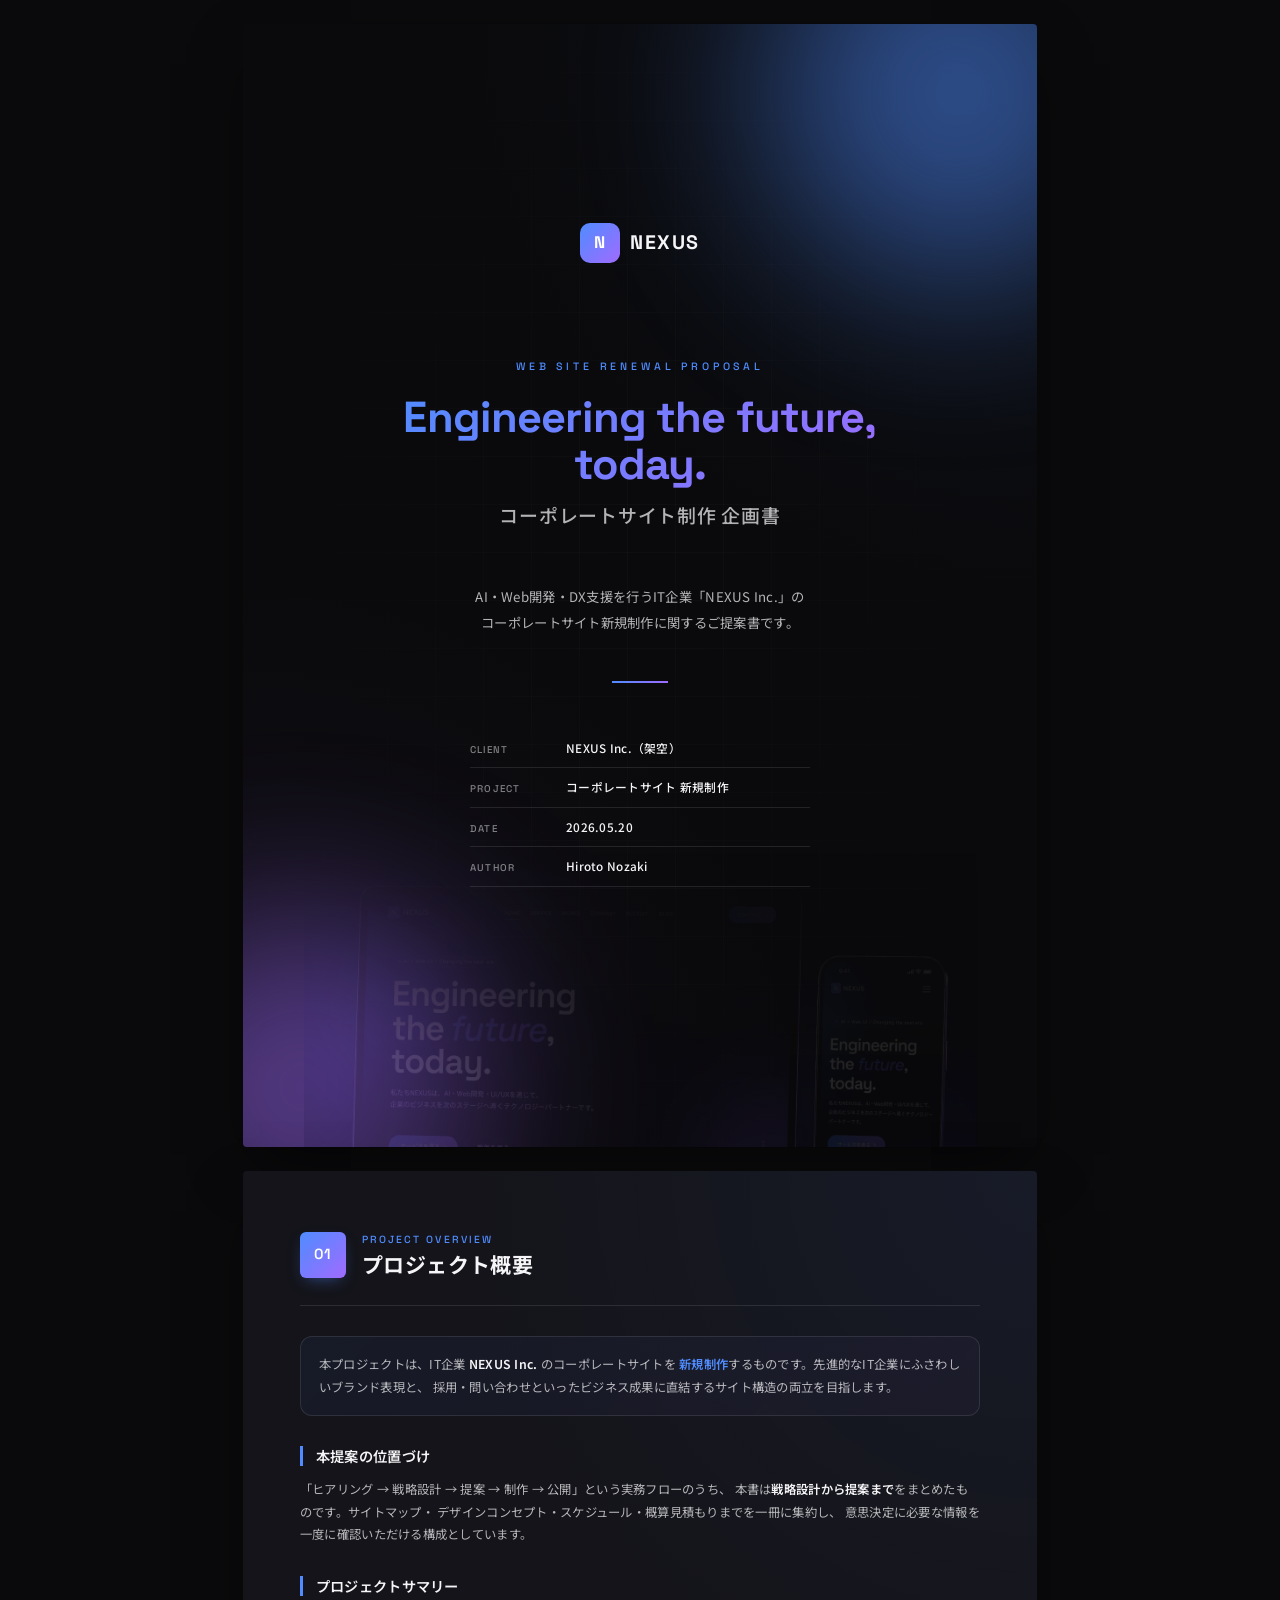
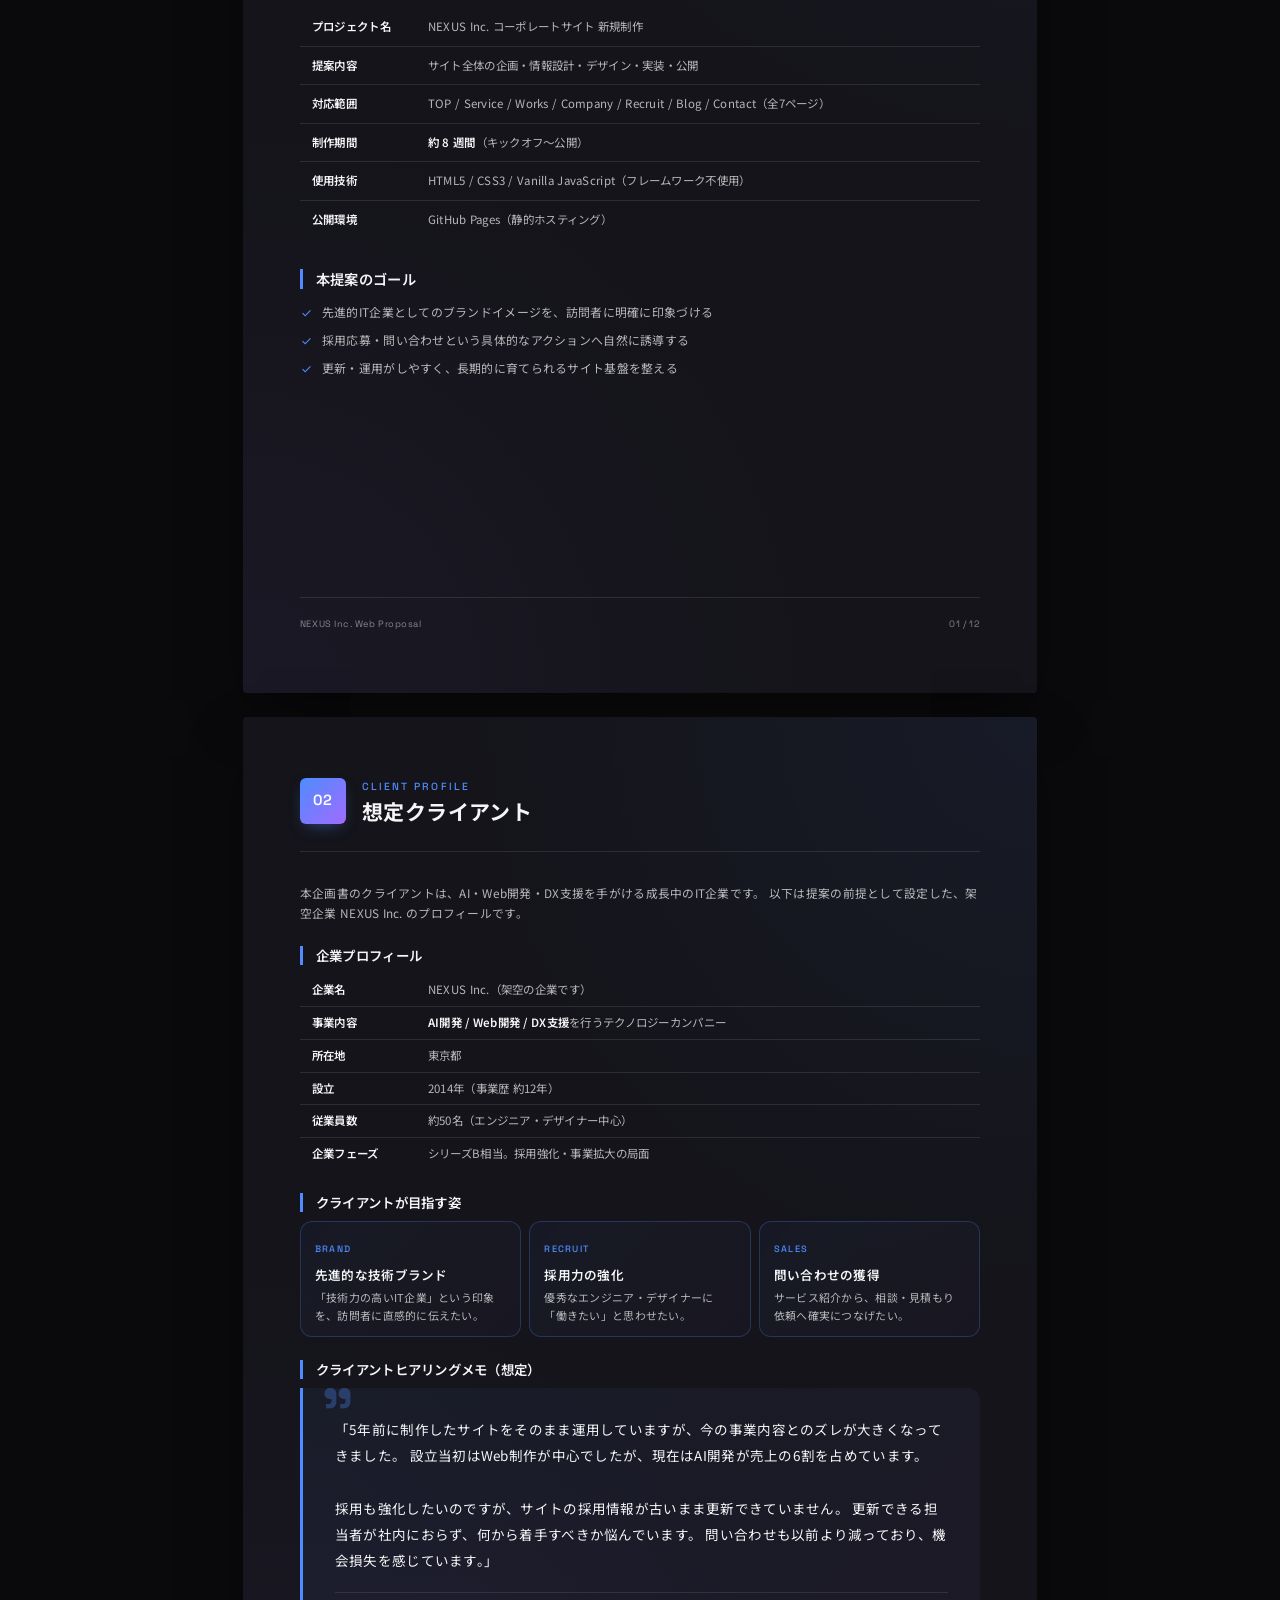
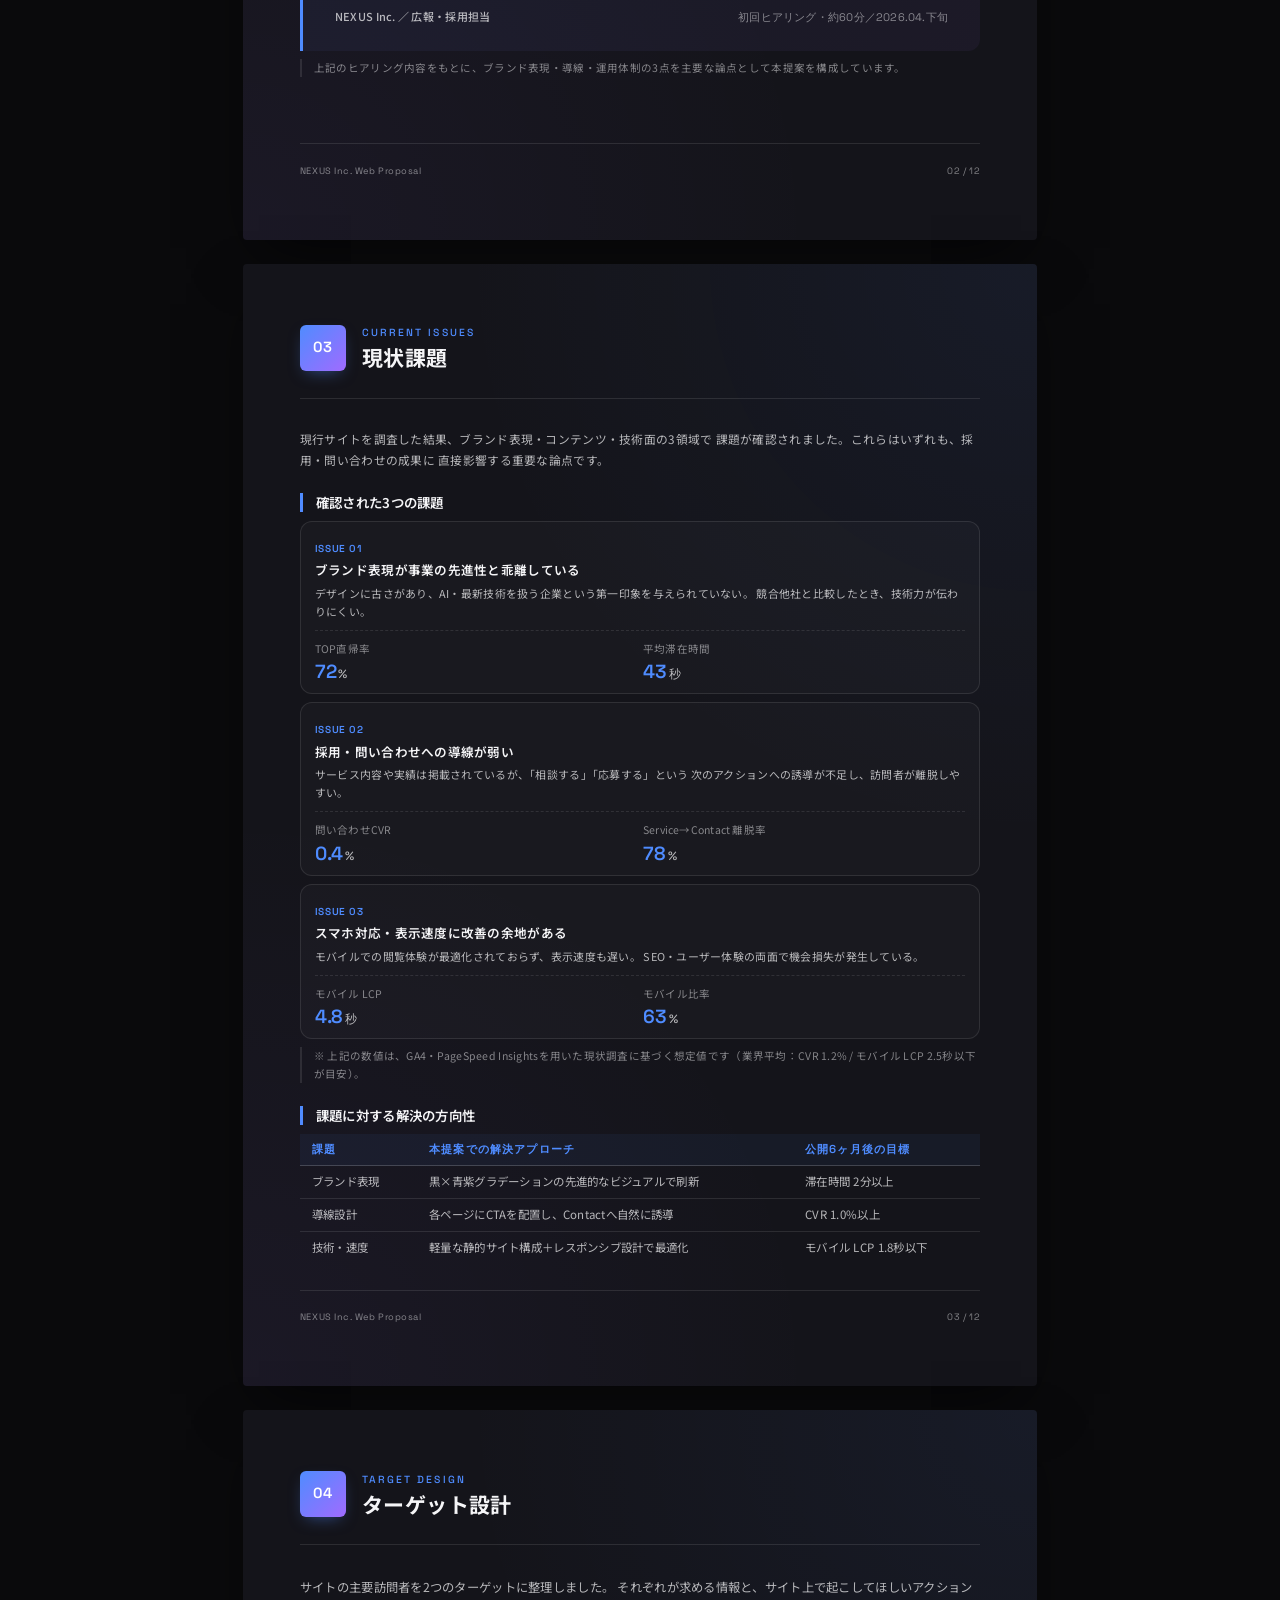
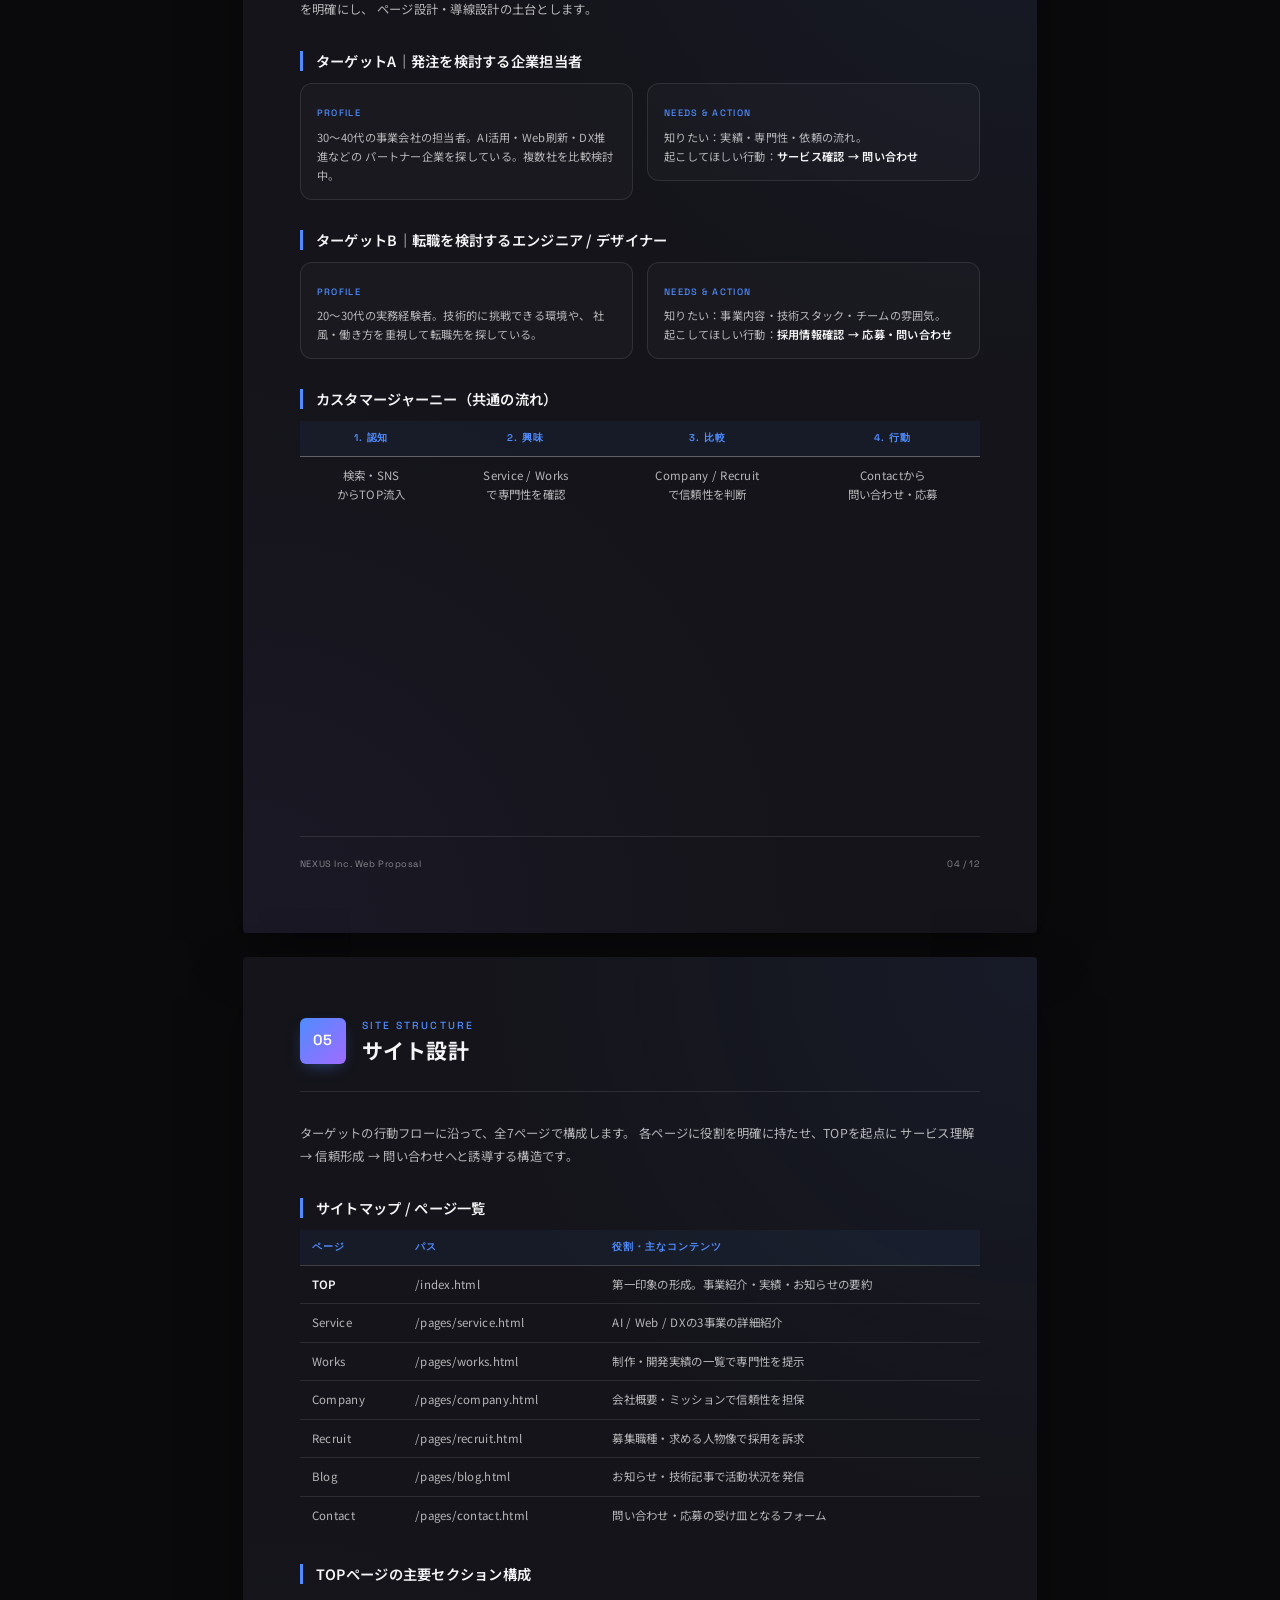
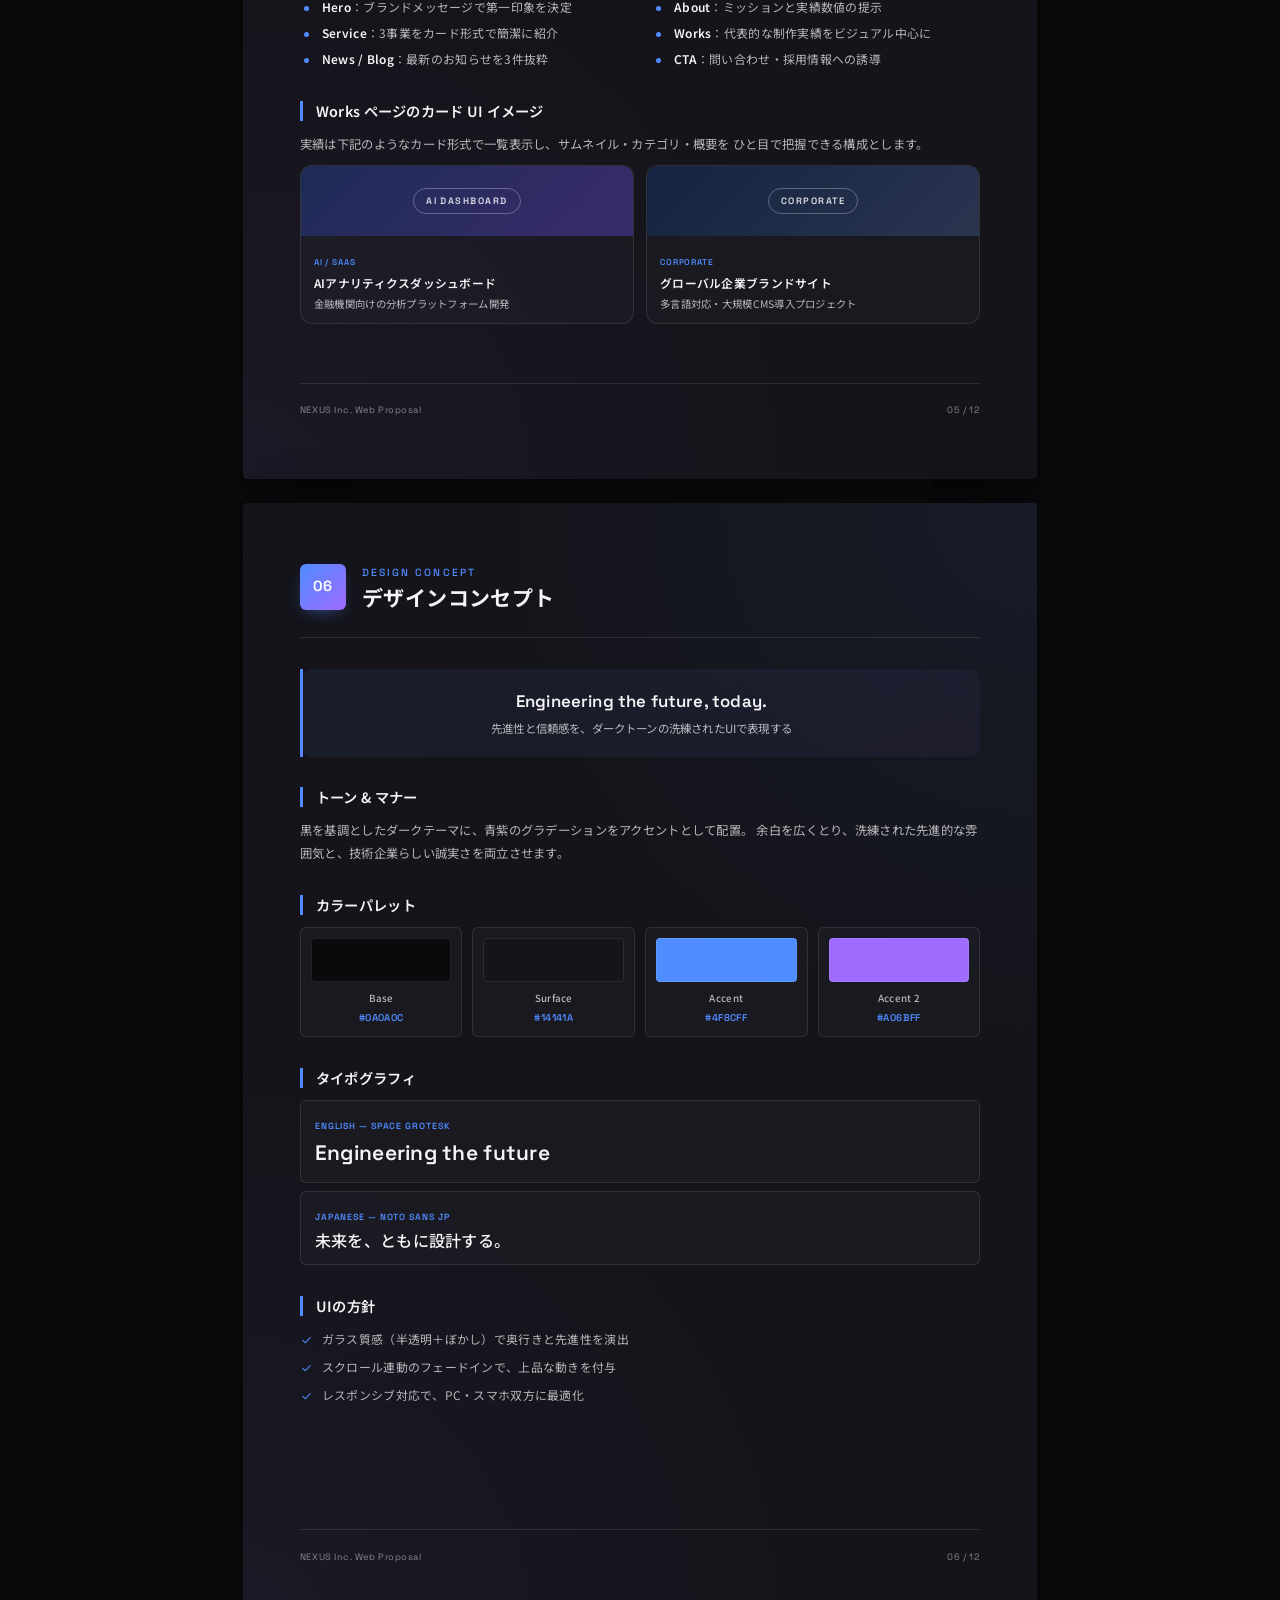
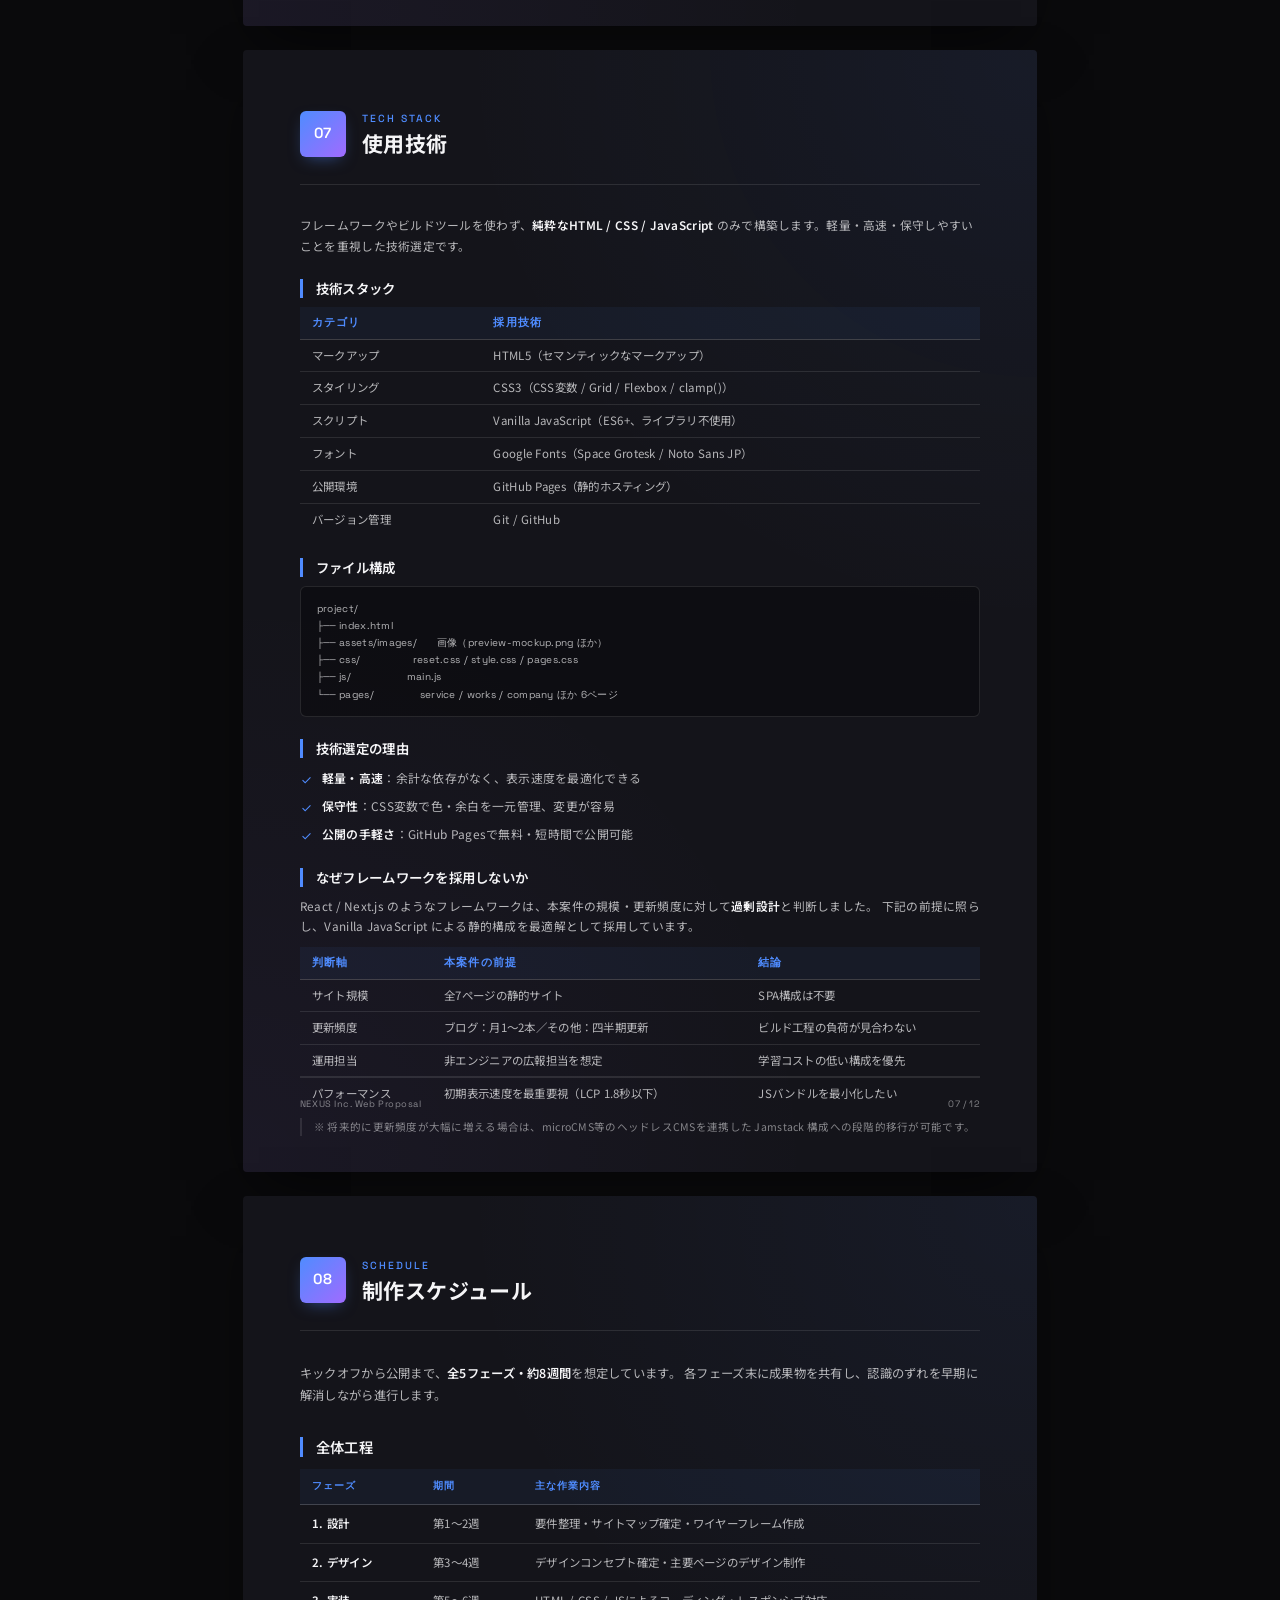
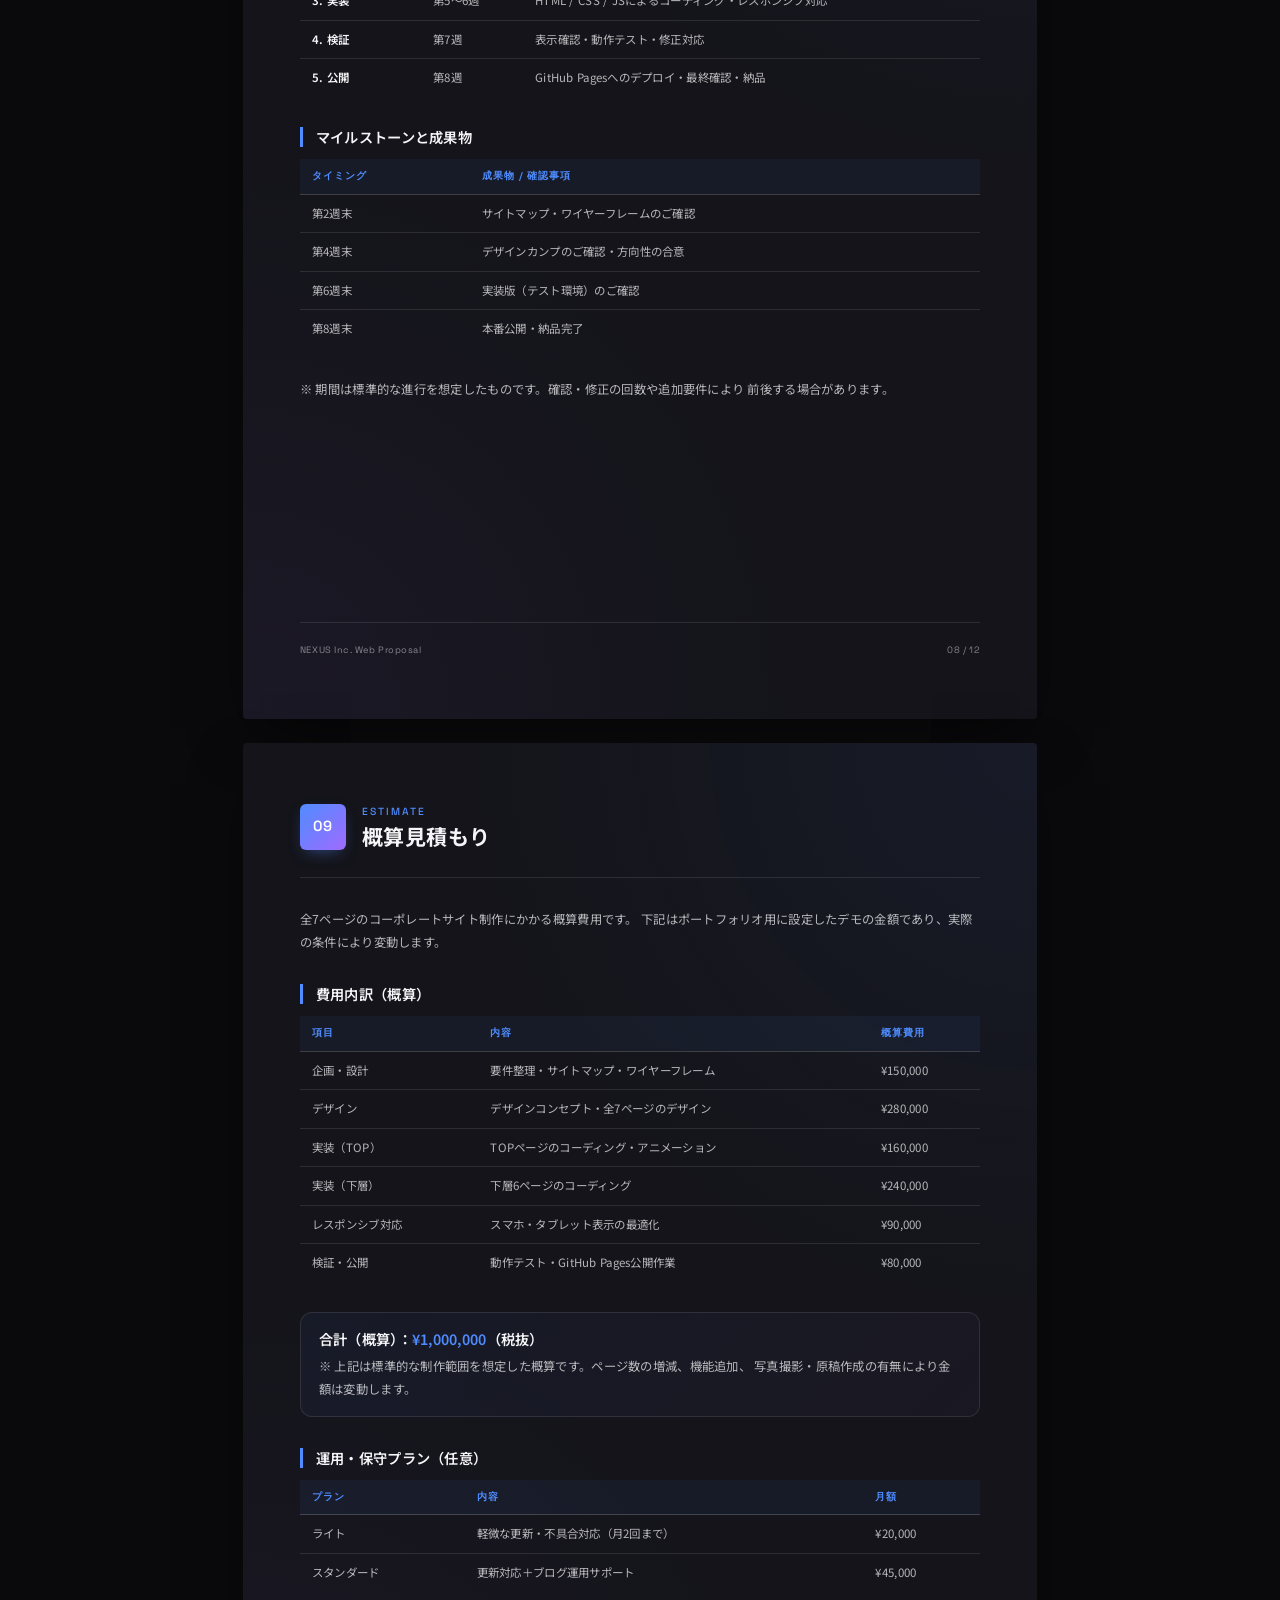
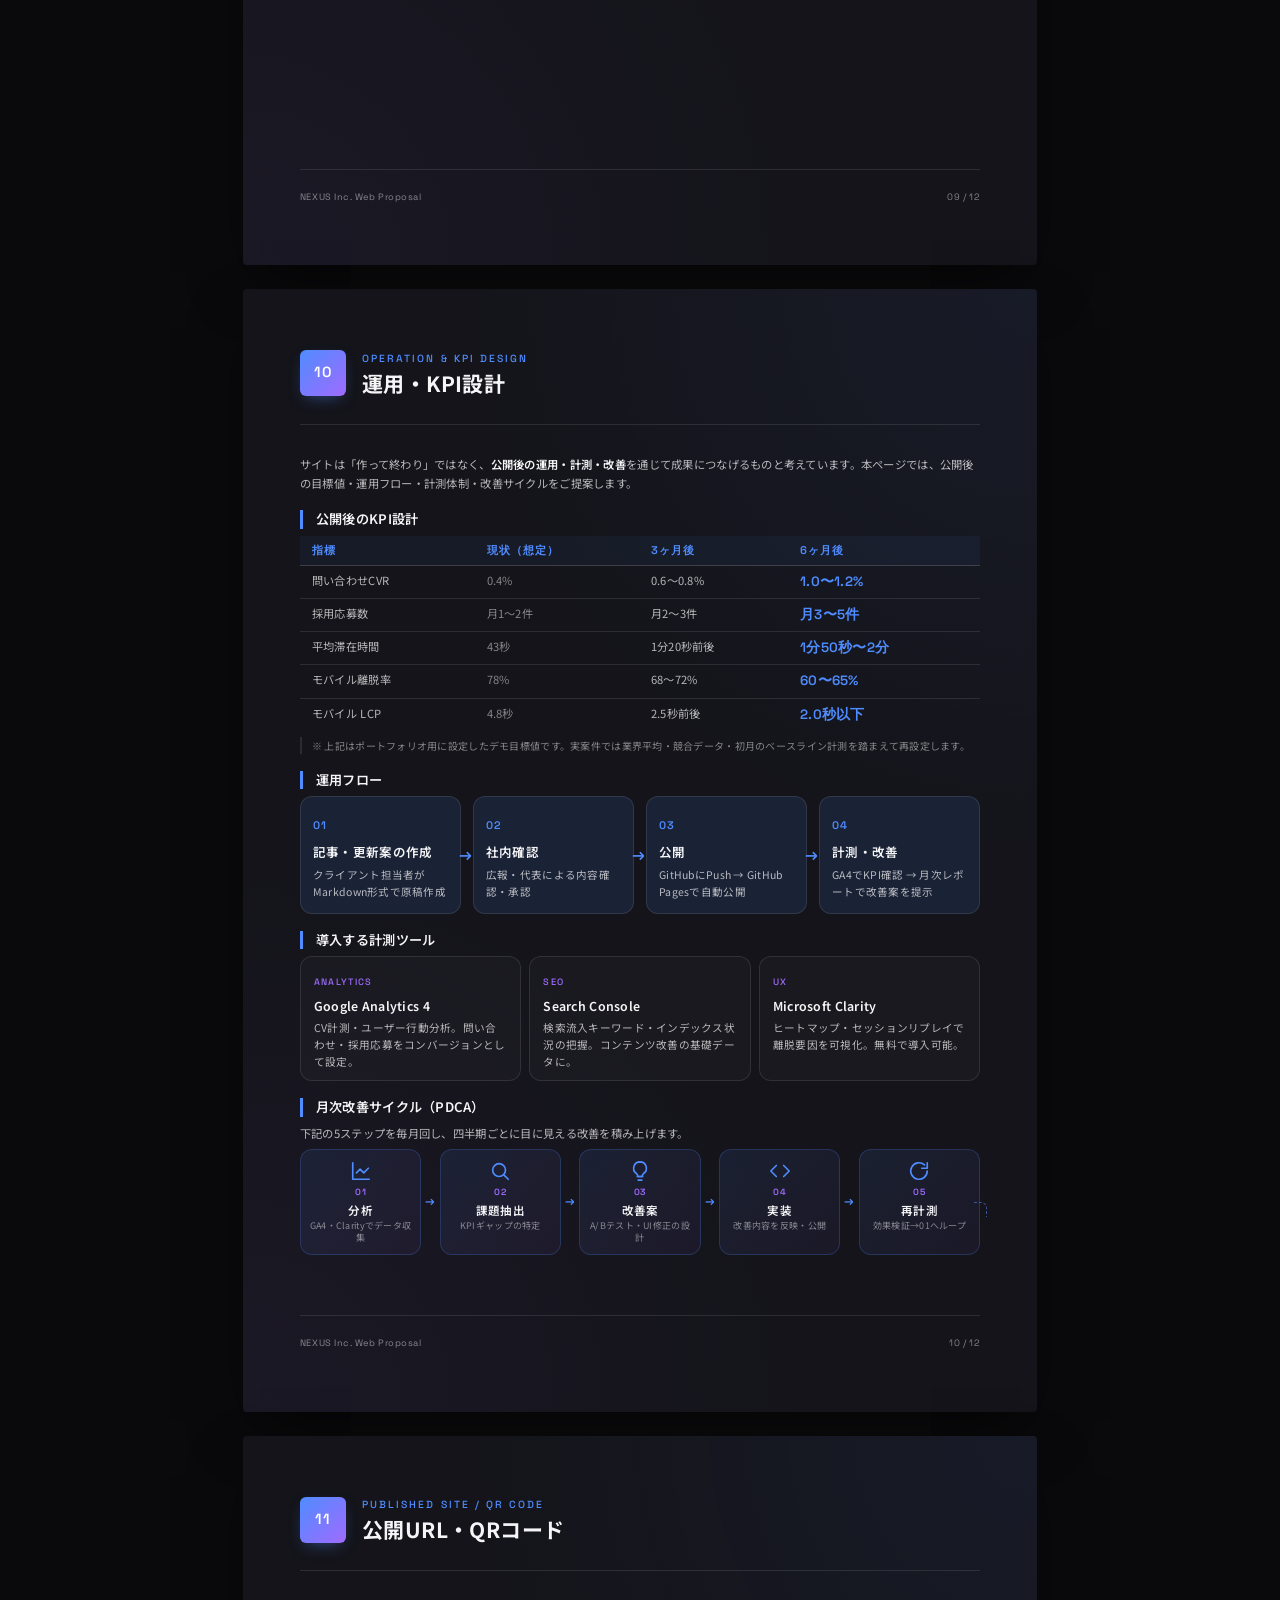
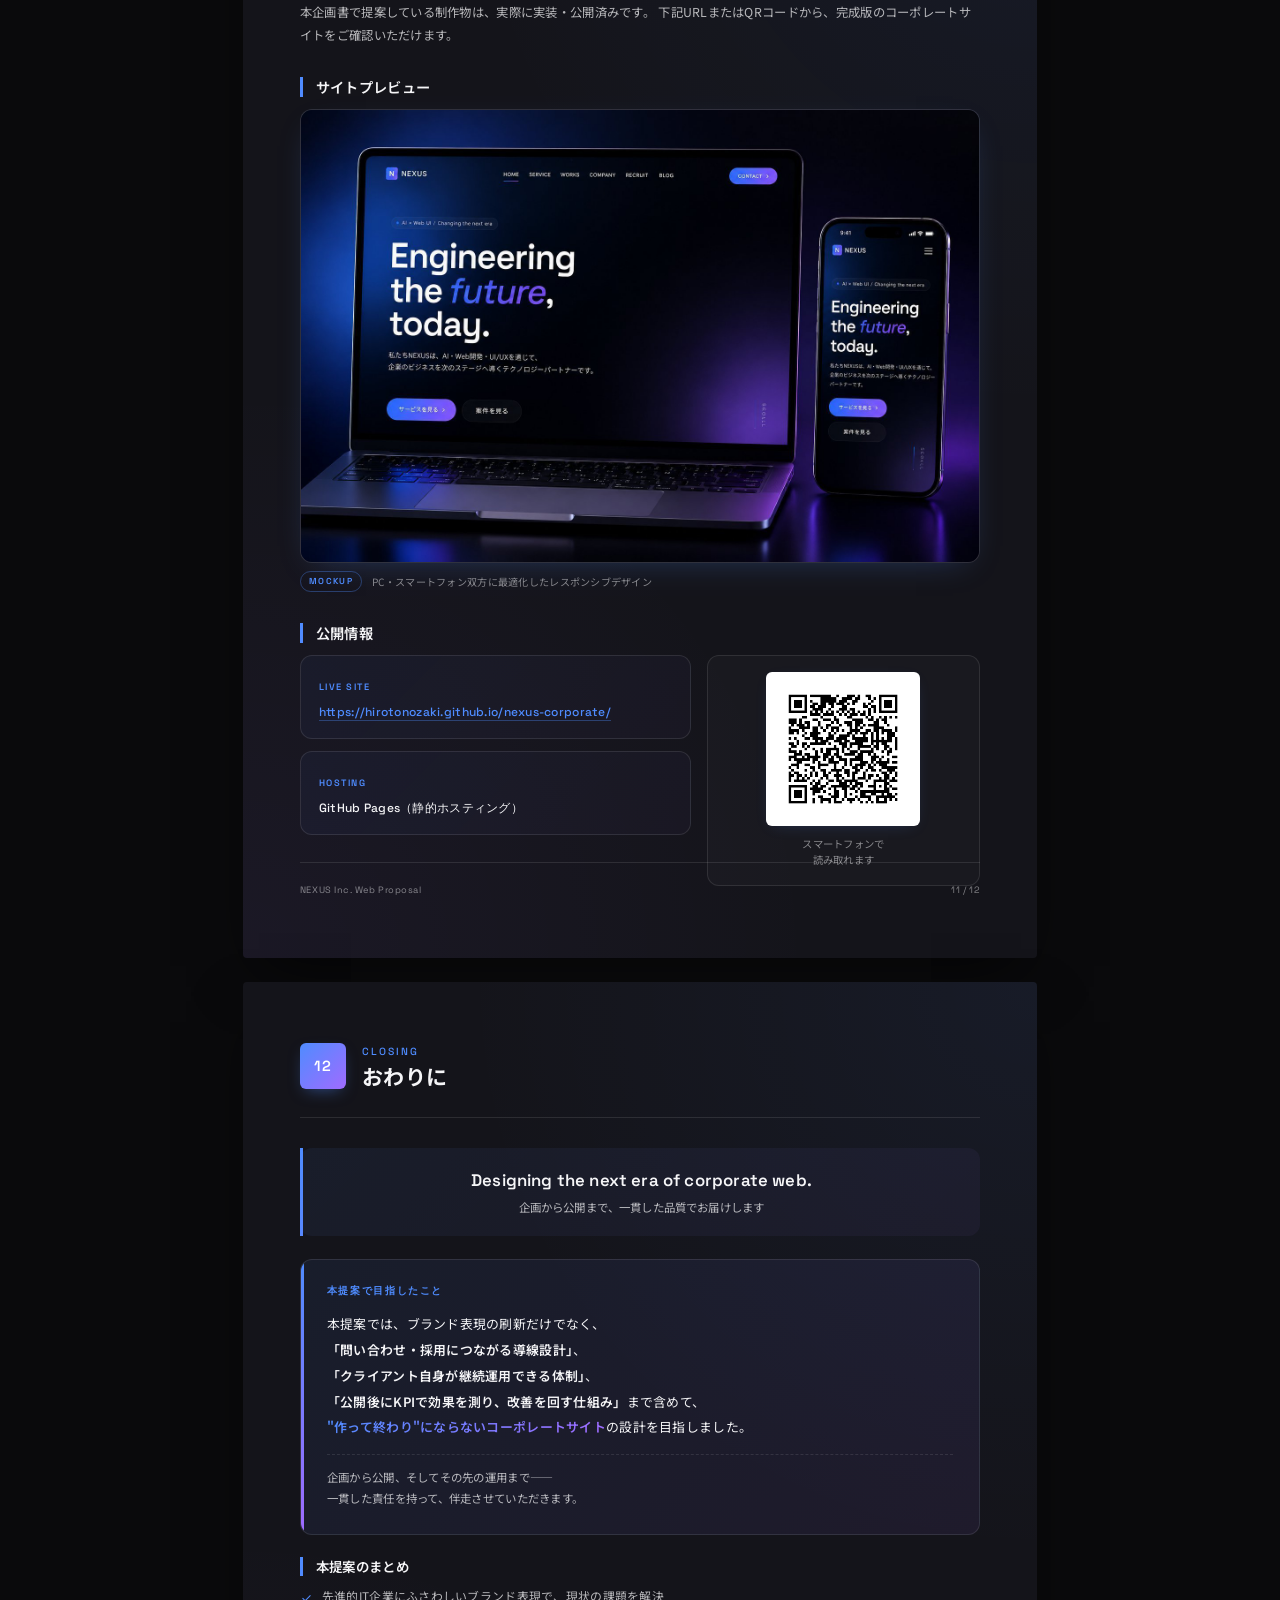
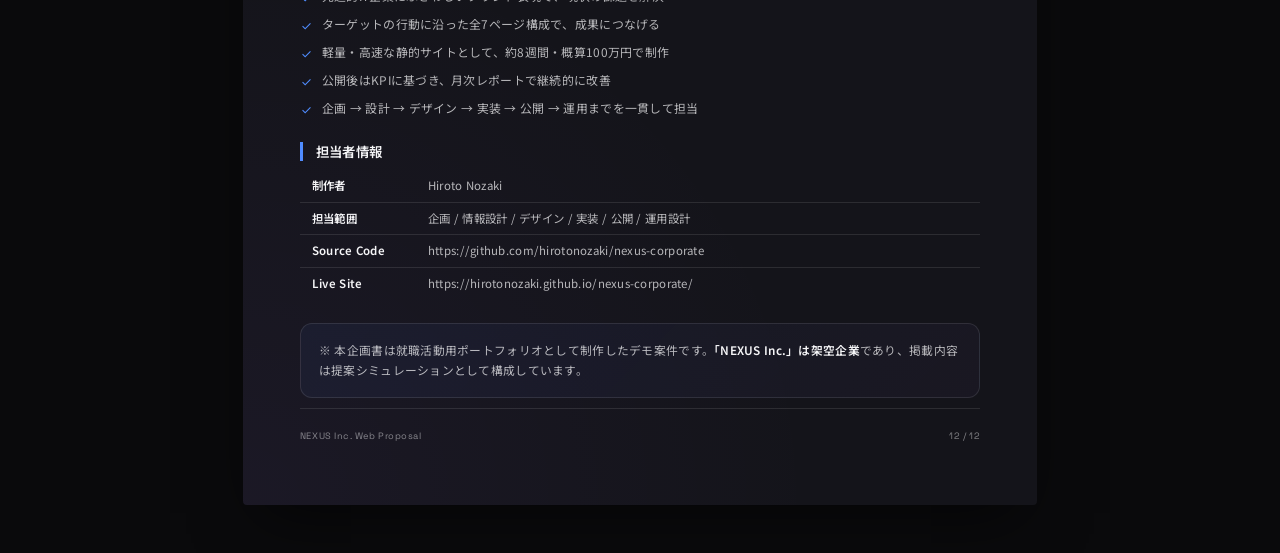
<file: index.html>
<!DOCTYPE html>
<html lang="ja">
<head>
  <meta charset="UTF-8" />
  <meta name="viewport" content="width=device-width, initial-scale=1.0" />

  <title>NEXUS Inc. コーポレートサイト制作 企画書</title>
  <meta name="description" content="架空のIT企業 NEXUS Inc. のコーポレートサイト制作を題材にしたWeb制作企画書です。" />
  <meta name="robots" content="noindex" />

  <!-- Fonts -->
  <link rel="preconnect" href="https://fonts.googleapis.com" />
  <link rel="preconnect" href="https://fonts.gstatic.com" crossorigin />
  <link href="https://fonts.googleapis.com/css2?family=Inter:wght@300;400;500;600;700&family=Noto+Sans+JP:wght@300;400;500;600;700&family=Space+Grotesk:wght@400;500;600;700&display=swap" rel="stylesheet" />

  <!-- Favicon -->
  <link rel="icon" type="image/svg+xml" href="data:image/svg+xml,%3Csvg xmlns='http://www.w3.org/2000/svg' viewBox='0 0 100 100'%3E%3Crect width='100' height='100' rx='20' fill='%230a0a0a'/%3E%3Ctext x='50' y='68' font-family='Arial' font-size='60' font-weight='800' fill='%234f8cff' text-anchor='middle'%3EN%3C/text%3E%3C/svg%3E" />

  <link rel="stylesheet" href="./css/proposal.css" />
</head>
<body>

  <!-- ════════════════════════════════════════════
       01. 表紙
  ════════════════════════════════════════════ -->
  <section class="page cover">
    <div class="cover__bg" aria-hidden="true">
      <div class="cover__glow cover__glow--1"></div>
      <div class="cover__glow cover__glow--2"></div>
      <div class="cover__grid"></div>
      <div class="cover__mockup">
        <img src="assets/images/preview-mockup.png" alt="" loading="lazy" />
      </div>
    </div>
    <div class="cover__content">
      <div class="cover__logo">
        <span class="cover__logo-mark">N</span>
        <span class="cover__logo-text">NEXUS</span>
      </div>

      <p class="cover__label">Web Site Renewal Proposal</p>

      <h1 class="cover__title">
        <span class="cover__title-en">Engineering the future,<br />today.</span>
        <span class="cover__title-jp">コーポレートサイト制作 企画書</span>
      </h1>

      <p class="cover__lead">
        AI・Web開発・DX支援を行うIT企業「NEXUS Inc.」の<br />
        コーポレートサイト新規制作に関するご提案書です。
      </p>

      <div class="cover__divider" aria-hidden="true"></div>

      <dl class="cover__meta">
        <div class="cover__meta-row"><dt>Client</dt><dd>NEXUS Inc.（架空）</dd></div>
        <div class="cover__meta-row"><dt>Project</dt><dd>コーポレートサイト 新規制作</dd></div>
        <div class="cover__meta-row"><dt>Date</dt><dd>2026.05.20</dd></div>
        <div class="cover__meta-row"><dt>Author</dt><dd>Hiroto Nozaki</dd></div>
      </dl>

    </div>
  </section>

  <!-- ════════════════════════════════════════════
       02. プロジェクト概要
  ════════════════════════════════════════════ -->
  <section class="page">
    <header class="page__header">
      <span class="page__num">01</span>
      <div class="page__heading-group">
        <p class="page__subtitle">Project Overview</p>
        <h2 class="page__title">プロジェクト概要</h2>
      </div>
    </header>

    <div class="page__body">
      <div class="block">
        <div class="block--summary">
          <p class="block__body">
            本プロジェクトは、IT企業 <strong>NEXUS Inc.</strong> のコーポレートサイトを
            <em>新規制作</em>するものです。先進的なIT企業にふさわしいブランド表現と、
            採用・問い合わせといったビジネス成果に直結するサイト構造の両立を目指します。
          </p>
        </div>
      </div>

      <div class="block">
        <h3 class="block__heading">本提案の位置づけ</h3>
        <p class="block__body">
          「ヒアリング → 戦略設計 → 提案 → 制作 → 公開」という実務フローのうち、
          本書は<strong>戦略設計から提案まで</strong>をまとめたものです。サイトマップ・
          デザインコンセプト・スケジュール・概算見積もりまでを一冊に集約し、
          意思決定に必要な情報を一度に確認いただける構成としています。
        </p>
      </div>

      <div class="block">
        <h3 class="block__heading">プロジェクトサマリー</h3>
        <table class="table">
          <tbody>
            <tr><th scope="row">プロジェクト名</th><td>NEXUS Inc. コーポレートサイト 新規制作</td></tr>
            <tr><th scope="row">提案内容</th><td>サイト全体の企画・情報設計・デザイン・実装・公開</td></tr>
            <tr><th scope="row">対応範囲</th><td>TOP / Service / Works / Company / Recruit / Blog / Contact（全7ページ）</td></tr>
            <tr><th scope="row">制作期間</th><td><strong>約 8 週間</strong>（キックオフ〜公開）</td></tr>
            <tr><th scope="row">使用技術</th><td>HTML5 / CSS3 / Vanilla JavaScript（フレームワーク不使用）</td></tr>
            <tr><th scope="row">公開環境</th><td>GitHub Pages（静的ホスティング）</td></tr>
          </tbody>
        </table>
      </div>

      <div class="block">
        <h3 class="block__heading">本提案のゴール</h3>
        <ul class="list list--check">
          <li>先進的IT企業としてのブランドイメージを、訪問者に明確に印象づける</li>
          <li>採用応募・問い合わせという具体的なアクションへ自然に誘導する</li>
          <li>更新・運用がしやすく、長期的に育てられるサイト基盤を整える</li>
        </ul>
      </div>
    </div>

    <footer class="page__footer">
      <span>NEXUS Inc. Web Proposal</span>
      <span>01 / 12</span>
    </footer>
  </section>

  <!-- ════════════════════════════════════════════
       03. 想定クライアント
  ════════════════════════════════════════════ -->
  <section class="page page--compact">
    <header class="page__header">
      <span class="page__num">02</span>
      <div class="page__heading-group">
        <p class="page__subtitle">Client Profile</p>
        <h2 class="page__title">想定クライアント</h2>
      </div>
    </header>

    <div class="page__body">
      <div class="block">
        <p class="block__body">
          本企画書のクライアントは、AI・Web開発・DX支援を手がける成長中のIT企業です。
          以下は提案の前提として設定した、架空企業 NEXUS Inc. のプロフィールです。
        </p>
      </div>

      <div class="block">
        <h3 class="block__heading">企業プロフィール</h3>
        <table class="table">
          <tbody>
            <tr><th scope="row">企業名</th><td>NEXUS Inc.（架空の企業です）</td></tr>
            <tr><th scope="row">事業内容</th><td><strong>AI開発 / Web開発 / DX支援</strong>を行うテクノロジーカンパニー</td></tr>
            <tr><th scope="row">所在地</th><td>東京都</td></tr>
            <tr><th scope="row">設立</th><td>2014年（事業歴 約12年）</td></tr>
            <tr><th scope="row">従業員数</th><td>約50名（エンジニア・デザイナー中心）</td></tr>
            <tr><th scope="row">企業フェーズ</th><td>シリーズB相当。採用強化・事業拡大の局面</td></tr>
          </tbody>
        </table>
      </div>

      <div class="block">
        <h3 class="block__heading">クライアントが目指す姿</h3>
        <div class="cards cards--3">
          <article class="card card--accent">
            <span class="card__label">Brand</span>
            <h4 class="card__title">先進的な技術ブランド</h4>
            <p class="card__body">「技術力の高いIT企業」という印象を、訪問者に直感的に伝えたい。</p>
          </article>
          <article class="card card--accent">
            <span class="card__label">Recruit</span>
            <h4 class="card__title">採用力の強化</h4>
            <p class="card__body">優秀なエンジニア・デザイナーに「働きたい」と思わせたい。</p>
          </article>
          <article class="card card--accent">
            <span class="card__label">Sales</span>
            <h4 class="card__title">問い合わせの獲得</h4>
            <p class="card__body">サービス紹介から、相談・見積もり依頼へ確実につなげたい。</p>
          </article>
        </div>
      </div>

      <div class="block">
        <h3 class="block__heading">クライアントヒアリングメモ（想定）</h3>
        <blockquote class="quote">
          <p class="quote__body">
            「5年前に制作したサイトをそのまま運用していますが、今の事業内容とのズレが大きくなってきました。
            設立当初はWeb制作が中心でしたが、現在はAI開発が売上の6割を占めています。
            <br /><br />
            採用も強化したいのですが、サイトの採用情報が古いまま更新できていません。
            更新できる担当者が社内におらず、何から着手すべきか悩んでいます。
            問い合わせも以前より減っており、機会損失を感じています。」
          </p>
          <footer class="quote__cite">
            <span class="quote__cite-name">NEXUS Inc. ／ 広報・採用担当</span>
            <span class="quote__cite-meta">初回ヒアリング・約60分／2026.04.下旬</span>
          </footer>
        </blockquote>
        <p class="block__note">
          上記のヒアリング内容をもとに、ブランド表現・導線・運用体制の3点を主要な論点として本提案を構成しています。
        </p>
      </div>
    </div>

    <footer class="page__footer">
      <span>NEXUS Inc. Web Proposal</span>
      <span>02 / 12</span>
    </footer>
  </section>

  <!-- ════════════════════════════════════════════
       04. 現状課題
  ════════════════════════════════════════════ -->
  <section class="page page--compact">
    <header class="page__header">
      <span class="page__num">03</span>
      <div class="page__heading-group">
        <p class="page__subtitle">Current Issues</p>
        <h2 class="page__title">現状課題</h2>
      </div>
    </header>

    <div class="page__body">
      <div class="block">
        <p class="block__body">
          現行サイトを調査した結果、ブランド表現・コンテンツ・技術面の3領域で
          課題が確認されました。これらはいずれも、採用・問い合わせの成果に
          直接影響する重要な論点です。
        </p>
      </div>

      <div class="block">
        <h3 class="block__heading">確認された3つの課題</h3>
        <div class="cards">
          <article class="card">
            <span class="card__num">ISSUE 01</span>
            <h4 class="card__title">ブランド表現が事業の先進性と乖離している</h4>
            <p class="card__body">
              デザインに古さがあり、AI・最新技術を扱う企業という第一印象を与えられていない。
              競合他社と比較したとき、技術力が伝わりにくい。
            </p>
            <dl class="card__metrics">
              <div><dt>TOP直帰率</dt><dd>72<span>%</span></dd></div>
              <div><dt>平均滞在時間</dt><dd>43<span>秒</span></dd></div>
            </dl>
          </article>
          <article class="card">
            <span class="card__num">ISSUE 02</span>
            <h4 class="card__title">採用・問い合わせへの導線が弱い</h4>
            <p class="card__body">
              サービス内容や実績は掲載されているが、「相談する」「応募する」という
              次のアクションへの誘導が不足し、訪問者が離脱しやすい。
            </p>
            <dl class="card__metrics">
              <div><dt>問い合わせCVR</dt><dd>0.4<span>%</span></dd></div>
              <div><dt>Service→Contact 離脱率</dt><dd>78<span>%</span></dd></div>
            </dl>
          </article>
          <article class="card">
            <span class="card__num">ISSUE 03</span>
            <h4 class="card__title">スマホ対応・表示速度に改善の余地がある</h4>
            <p class="card__body">
              モバイルでの閲覧体験が最適化されておらず、表示速度も遅い。
              SEO・ユーザー体験の両面で機会損失が発生している。
            </p>
            <dl class="card__metrics">
              <div><dt>モバイル LCP</dt><dd>4.8<span>秒</span></dd></div>
              <div><dt>モバイル比率</dt><dd>63<span>%</span></dd></div>
            </dl>
          </article>
        </div>
        <p class="block__note">
          ※ 上記の数値は、GA4・PageSpeed Insightsを用いた現状調査に基づく想定値です（業界平均：CVR 1.2% / モバイル LCP 2.5秒以下が目安）。
        </p>
      </div>

      <div class="block">
        <h3 class="block__heading">課題に対する解決の方向性</h3>
        <table class="table">
          <thead>
            <tr><th>課題</th><th>本提案での解決アプローチ</th><th>公開6ヶ月後の目標</th></tr>
          </thead>
          <tbody>
            <tr><td>ブランド表現</td><td>黒×青紫グラデーションの先進的なビジュアルで刷新</td><td>滞在時間 2分以上</td></tr>
            <tr><td>導線設計</td><td>各ページにCTAを配置し、Contactへ自然に誘導</td><td>CVR 1.0%以上</td></tr>
            <tr><td>技術・速度</td><td>軽量な静的サイト構成＋レスポンシブ設計で最適化</td><td>モバイル LCP 1.8秒以下</td></tr>
          </tbody>
        </table>
      </div>
    </div>

    <footer class="page__footer">
      <span>NEXUS Inc. Web Proposal</span>
      <span>03 / 12</span>
    </footer>
  </section>

  <!-- ════════════════════════════════════════════
       05. ターゲット設計
  ════════════════════════════════════════════ -->
  <section class="page">
    <header class="page__header">
      <span class="page__num">04</span>
      <div class="page__heading-group">
        <p class="page__subtitle">Target Design</p>
        <h2 class="page__title">ターゲット設計</h2>
      </div>
    </header>

    <div class="page__body">
      <div class="block">
        <p class="block__body">
          サイトの主要訪問者を2つのターゲットに整理しました。
          それぞれが求める情報と、サイト上で起こしてほしいアクションを明確にし、
          ページ設計・導線設計の土台とします。
        </p>
      </div>

      <div class="block">
        <h3 class="block__heading">ターゲットA｜発注を検討する企業担当者</h3>
        <div class="cols-2">
          <article class="card">
            <span class="card__label">Profile</span>
            <p class="card__body">
              30〜40代の事業会社の担当者。AI活用・Web刷新・DX推進などの
              パートナー企業を探している。複数社を比較検討中。
            </p>
          </article>
          <article class="card">
            <span class="card__label">Needs &amp; Action</span>
            <p class="card__body">
              知りたい：実績・専門性・依頼の流れ。<br />
              起こしてほしい行動：<strong>サービス確認 → 問い合わせ</strong>
            </p>
          </article>
        </div>
      </div>

      <div class="block">
        <h3 class="block__heading">ターゲットB｜転職を検討するエンジニア / デザイナー</h3>
        <div class="cols-2">
          <article class="card">
            <span class="card__label">Profile</span>
            <p class="card__body">
              20〜30代の実務経験者。技術的に挑戦できる環境や、
              社風・働き方を重視して転職先を探している。
            </p>
          </article>
          <article class="card">
            <span class="card__label">Needs &amp; Action</span>
            <p class="card__body">
              知りたい：事業内容・技術スタック・チームの雰囲気。<br />
              起こしてほしい行動：<strong>採用情報確認 → 応募・問い合わせ</strong>
            </p>
          </article>
        </div>
      </div>

      <div class="block">
        <h3 class="block__heading">カスタマージャーニー（共通の流れ）</h3>
        <table class="table table--center">
          <thead>
            <tr><th>1. 認知</th><th>2. 興味</th><th>3. 比較</th><th>4. 行動</th></tr>
          </thead>
          <tbody>
            <tr>
              <td>検索・SNS<br />からTOP流入</td>
              <td>Service / Works<br />で専門性を確認</td>
              <td>Company / Recruit<br />で信頼性を判断</td>
              <td>Contactから<br />問い合わせ・応募</td>
            </tr>
          </tbody>
        </table>
      </div>
    </div>

    <footer class="page__footer">
      <span>NEXUS Inc. Web Proposal</span>
      <span>04 / 12</span>
    </footer>
  </section>

  <!-- ════════════════════════════════════════════
       06. サイト設計
  ════════════════════════════════════════════ -->
  <section class="page">
    <header class="page__header">
      <span class="page__num">05</span>
      <div class="page__heading-group">
        <p class="page__subtitle">Site Structure</p>
        <h2 class="page__title">サイト設計</h2>
      </div>
    </header>

    <div class="page__body">
      <div class="block">
        <p class="block__body">
          ターゲットの行動フローに沿って、全7ページで構成します。
          各ページに役割を明確に持たせ、TOPを起点に
          サービス理解 → 信頼形成 → 問い合わせへと誘導する構造です。
        </p>
      </div>

      <div class="block">
        <h3 class="block__heading">サイトマップ / ページ一覧</h3>
        <table class="table">
          <thead>
            <tr><th>ページ</th><th>パス</th><th>役割・主なコンテンツ</th></tr>
          </thead>
          <tbody>
            <tr><td><strong>TOP</strong></td><td>/index.html</td><td>第一印象の形成。事業紹介・実績・お知らせの要約</td></tr>
            <tr><td>Service</td><td>/pages/service.html</td><td>AI / Web / DXの3事業の詳細紹介</td></tr>
            <tr><td>Works</td><td>/pages/works.html</td><td>制作・開発実績の一覧で専門性を提示</td></tr>
            <tr><td>Company</td><td>/pages/company.html</td><td>会社概要・ミッションで信頼性を担保</td></tr>
            <tr><td>Recruit</td><td>/pages/recruit.html</td><td>募集職種・求める人物像で採用を訴求</td></tr>
            <tr><td>Blog</td><td>/pages/blog.html</td><td>お知らせ・技術記事で活動状況を発信</td></tr>
            <tr><td>Contact</td><td>/pages/contact.html</td><td>問い合わせ・応募の受け皿となるフォーム</td></tr>
          </tbody>
        </table>
      </div>

      <div class="block">
        <h3 class="block__heading">TOPページの主要セクション構成</h3>
        <ul class="list list--dot list--compact-2col">
          <li><strong>Hero</strong>：ブランドメッセージで第一印象を決定</li>
          <li><strong>About</strong>：ミッションと実績数値の提示</li>
          <li><strong>Service</strong>：3事業をカード形式で簡潔に紹介</li>
          <li><strong>Works</strong>：代表的な制作実績をビジュアル中心に</li>
          <li><strong>News / Blog</strong>：最新のお知らせを3件抜粋</li>
          <li><strong>CTA</strong>：問い合わせ・採用情報への誘導</li>
        </ul>
      </div>

      <div class="block">
        <h3 class="block__heading">Works ページのカード UI イメージ</h3>
        <p class="block__body">
          実績は下記のようなカード形式で一覧表示し、サムネイル・カテゴリ・概要を
          ひと目で把握できる構成とします。
        </p>
        <div class="work-cards">
          <article class="work-card">
            <div class="work-card__thumb work-card__thumb--ai">
              <span class="work-card__thumb-mark">AI DASHBOARD</span>
            </div>
            <div class="work-card__body">
              <span class="work-card__tag">AI / SaaS</span>
              <h4 class="work-card__title">AIアナリティクスダッシュボード</h4>
              <p class="work-card__desc">金融機関向けの分析プラットフォーム開発</p>
            </div>
          </article>
          <article class="work-card">
            <div class="work-card__thumb work-card__thumb--corp">
              <span class="work-card__thumb-mark">CORPORATE</span>
            </div>
            <div class="work-card__body">
              <span class="work-card__tag">Corporate</span>
              <h4 class="work-card__title">グローバル企業ブランドサイト</h4>
              <p class="work-card__desc">多言語対応・大規模CMS導入プロジェクト</p>
            </div>
          </article>
        </div>
      </div>
    </div>

    <footer class="page__footer">
      <span>NEXUS Inc. Web Proposal</span>
      <span>05 / 12</span>
    </footer>
  </section>

  <!-- ════════════════════════════════════════════
       07. デザインコンセプト
  ════════════════════════════════════════════ -->
  <section class="page">
    <header class="page__header">
      <span class="page__num">06</span>
      <div class="page__heading-group">
        <p class="page__subtitle">Design Concept</p>
        <h2 class="page__title">デザインコンセプト</h2>
      </div>
    </header>

    <div class="page__body">
      <div class="block">
        <div class="concept">
          <p class="concept__text">
            Engineering the future, today.
            <span class="concept__sub">先進性と信頼感を、ダークトーンの洗練されたUIで表現する</span>
          </p>
        </div>
      </div>

      <div class="block">
        <h3 class="block__heading">トーン &amp; マナー</h3>
        <p class="block__body">
          黒を基調としたダークテーマに、青紫のグラデーションをアクセントとして配置。
          余白を広くとり、洗練された先進的な雰囲気と、技術企業らしい誠実さを両立させます。
        </p>
      </div>

      <div class="block">
        <h3 class="block__heading">カラーパレット</h3>
        <div class="palette">
          <div class="swatch">
            <span class="swatch__chip" style="background:#0a0a0c;"></span>
            <span class="swatch__name">Base</span>
            <span class="swatch__hex">#0A0A0C</span>
          </div>
          <div class="swatch">
            <span class="swatch__chip" style="background:#14141a;"></span>
            <span class="swatch__name">Surface</span>
            <span class="swatch__hex">#14141A</span>
          </div>
          <div class="swatch">
            <span class="swatch__chip" style="background:#4f8cff;"></span>
            <span class="swatch__name">Accent</span>
            <span class="swatch__hex">#4F8CFF</span>
          </div>
          <div class="swatch">
            <span class="swatch__chip" style="background:#a06bff;"></span>
            <span class="swatch__name">Accent 2</span>
            <span class="swatch__hex">#A06BFF</span>
          </div>
        </div>
      </div>

      <div class="block">
        <h3 class="block__heading">タイポグラフィ</h3>
        <div class="type-sample">
          <div class="type-sample__row">
            <span class="type-sample__label">English — Space Grotesk</span>
            <p class="type-sample__en">Engineering the future</p>
          </div>
          <div class="type-sample__row">
            <span class="type-sample__label">Japanese — Noto Sans JP</span>
            <p class="type-sample__jp">未来を、ともに設計する。</p>
          </div>
        </div>
      </div>

      <div class="block">
        <h3 class="block__heading">UIの方針</h3>
        <ul class="list list--check">
          <li>ガラス質感（半透明＋ぼかし）で奥行きと先進性を演出</li>
          <li>スクロール連動のフェードインで、上品な動きを付与</li>
          <li>レスポンシブ対応で、PC・スマホ双方に最適化</li>
        </ul>
      </div>
    </div>

    <footer class="page__footer">
      <span>NEXUS Inc. Web Proposal</span>
      <span>06 / 12</span>
    </footer>
  </section>

  <!-- ════════════════════════════════════════════
       08. 使用技術
  ════════════════════════════════════════════ -->
  <section class="page page--compact">
    <header class="page__header">
      <span class="page__num">07</span>
      <div class="page__heading-group">
        <p class="page__subtitle">Tech Stack</p>
        <h2 class="page__title">使用技術</h2>
      </div>
    </header>

    <div class="page__body">
      <div class="block">
        <p class="block__body">
          フレームワークやビルドツールを使わず、<strong>純粋なHTML / CSS / JavaScript</strong>
          のみで構築します。軽量・高速・保守しやすいことを重視した技術選定です。
        </p>
      </div>

      <div class="block">
        <h3 class="block__heading">技術スタック</h3>
        <table class="table">
          <thead>
            <tr><th>カテゴリ</th><th>採用技術</th></tr>
          </thead>
          <tbody>
            <tr><td>マークアップ</td><td>HTML5（セマンティックなマークアップ）</td></tr>
            <tr><td>スタイリング</td><td>CSS3（CSS変数 / Grid / Flexbox / clamp()）</td></tr>
            <tr><td>スクリプト</td><td>Vanilla JavaScript（ES6+、ライブラリ不使用）</td></tr>
            <tr><td>フォント</td><td>Google Fonts（Space Grotesk / Noto Sans JP）</td></tr>
            <tr><td>公開環境</td><td>GitHub Pages（静的ホスティング）</td></tr>
            <tr><td>バージョン管理</td><td>Git / GitHub</td></tr>
          </tbody>
        </table>
      </div>

      <div class="block">
        <h3 class="block__heading">ファイル構成</h3>
        <code class="code">project/
├── index.html
├── assets/images/      画像（preview-mockup.png ほか）
├── css/                reset.css / style.css / pages.css
├── js/                 main.js
└── pages/              service / works / company ほか 6ページ</code>
      </div>

      <div class="block">
        <h3 class="block__heading">技術選定の理由</h3>
        <ul class="list list--check">
          <li><strong>軽量・高速</strong>：余計な依存がなく、表示速度を最適化できる</li>
          <li><strong>保守性</strong>：CSS変数で色・余白を一元管理、変更が容易</li>
          <li><strong>公開の手軽さ</strong>：GitHub Pagesで無料・短時間で公開可能</li>
        </ul>
      </div>

      <div class="block">
        <h3 class="block__heading">なぜフレームワークを採用しないか</h3>
        <p class="block__body">
          React / Next.js のようなフレームワークは、本案件の規模・更新頻度に対して<strong>過剰設計</strong>と判断しました。
          下記の前提に照らし、Vanilla JavaScript による静的構成を最適解として採用しています。
        </p>
        <table class="table">
          <thead>
            <tr><th>判断軸</th><th>本案件の前提</th><th>結論</th></tr>
          </thead>
          <tbody>
            <tr><td>サイト規模</td><td>全7ページの静的サイト</td><td>SPA構成は不要</td></tr>
            <tr><td>更新頻度</td><td>ブログ：月1〜2本／その他：四半期更新</td><td>ビルド工程の負荷が見合わない</td></tr>
            <tr><td>運用担当</td><td>非エンジニアの広報担当を想定</td><td>学習コストの低い構成を優先</td></tr>
            <tr><td>パフォーマンス</td><td>初期表示速度を最重要視（LCP 1.8秒以下）</td><td>JSバンドルを最小化したい</td></tr>
          </tbody>
        </table>
        <p class="block__note">
          ※ 将来的に更新頻度が大幅に増える場合は、microCMS等のヘッドレスCMSを連携した Jamstack 構成への段階的移行が可能です。
        </p>
      </div>
    </div>

    <footer class="page__footer">
      <span>NEXUS Inc. Web Proposal</span>
      <span>07 / 12</span>
    </footer>
  </section>

  <!-- ════════════════════════════════════════════
       09. 制作スケジュール
  ════════════════════════════════════════════ -->
  <section class="page">
    <header class="page__header">
      <span class="page__num">08</span>
      <div class="page__heading-group">
        <p class="page__subtitle">Schedule</p>
        <h2 class="page__title">制作スケジュール</h2>
      </div>
    </header>

    <div class="page__body">
      <div class="block">
        <p class="block__body">
          キックオフから公開まで、<strong>全5フェーズ・約8週間</strong>を想定しています。
          各フェーズ末に成果物を共有し、認識のずれを早期に解消しながら進行します。
        </p>
      </div>

      <div class="block">
        <h3 class="block__heading">全体工程</h3>
        <table class="table">
          <thead>
            <tr><th>フェーズ</th><th>期間</th><th>主な作業内容</th></tr>
          </thead>
          <tbody>
            <tr><td><strong>1. 設計</strong></td><td>第1〜2週</td><td>要件整理・サイトマップ確定・ワイヤーフレーム作成</td></tr>
            <tr><td><strong>2. デザイン</strong></td><td>第3〜4週</td><td>デザインコンセプト確定・主要ページのデザイン制作</td></tr>
            <tr><td><strong>3. 実装</strong></td><td>第5〜6週</td><td>HTML / CSS / JSによるコーディング・レスポンシブ対応</td></tr>
            <tr><td><strong>4. 検証</strong></td><td>第7週</td><td>表示確認・動作テスト・修正対応</td></tr>
            <tr><td><strong>5. 公開</strong></td><td>第8週</td><td>GitHub Pagesへのデプロイ・最終確認・納品</td></tr>
          </tbody>
        </table>
      </div>

      <div class="block">
        <h3 class="block__heading">マイルストーンと成果物</h3>
        <table class="table">
          <thead>
            <tr><th>タイミング</th><th>成果物 / 確認事項</th></tr>
          </thead>
          <tbody>
            <tr><td>第2週末</td><td>サイトマップ・ワイヤーフレームのご確認</td></tr>
            <tr><td>第4週末</td><td>デザインカンプのご確認・方向性の合意</td></tr>
            <tr><td>第6週末</td><td>実装版（テスト環境）のご確認</td></tr>
            <tr><td>第8週末</td><td>本番公開・納品完了</td></tr>
          </tbody>
        </table>
      </div>

      <div class="block">
        <p class="block__body">
          ※ 期間は標準的な進行を想定したものです。確認・修正の回数や追加要件により
          前後する場合があります。
        </p>
      </div>
    </div>

    <footer class="page__footer">
      <span>NEXUS Inc. Web Proposal</span>
      <span>08 / 12</span>
    </footer>
  </section>

  <!-- ════════════════════════════════════════════
       10. 概算見積もり
  ════════════════════════════════════════════ -->
  <section class="page">
    <header class="page__header">
      <span class="page__num">09</span>
      <div class="page__heading-group">
        <p class="page__subtitle">Estimate</p>
        <h2 class="page__title">概算見積もり</h2>
      </div>
    </header>

    <div class="page__body">
      <div class="block">
        <p class="block__body">
          全7ページのコーポレートサイト制作にかかる概算費用です。
          下記はポートフォリオ用に設定したデモの金額であり、実際の条件により変動します。
        </p>
      </div>

      <div class="block">
        <h3 class="block__heading">費用内訳（概算）</h3>
        <table class="table">
          <thead>
            <tr><th>項目</th><th>内容</th><th>概算費用</th></tr>
          </thead>
          <tbody>
            <tr><td>企画・設計</td><td>要件整理・サイトマップ・ワイヤーフレーム</td><td>¥150,000</td></tr>
            <tr><td>デザイン</td><td>デザインコンセプト・全7ページのデザイン</td><td>¥280,000</td></tr>
            <tr><td>実装（TOP）</td><td>TOPページのコーディング・アニメーション</td><td>¥160,000</td></tr>
            <tr><td>実装（下層）</td><td>下層6ページのコーディング</td><td>¥240,000</td></tr>
            <tr><td>レスポンシブ対応</td><td>スマホ・タブレット表示の最適化</td><td>¥90,000</td></tr>
            <tr><td>検証・公開</td><td>動作テスト・GitHub Pages公開作業</td><td>¥80,000</td></tr>
          </tbody>
        </table>
      </div>

      <div class="block">
        <div class="block--summary">
          <h3 class="block__heading" style="border:none;padding-left:0;margin-bottom:6px;">
            合計（概算）：<em>¥1,000,000</em>（税抜）
          </h3>
          <p class="block__body" style="margin-bottom:0;">
            ※ 上記は標準的な制作範囲を想定した概算です。ページ数の増減、機能追加、
            写真撮影・原稿作成の有無により金額は変動します。
          </p>
        </div>
      </div>

      <div class="block">
        <h3 class="block__heading">運用・保守プラン（任意）</h3>
        <table class="table">
          <thead>
            <tr><th>プラン</th><th>内容</th><th>月額</th></tr>
          </thead>
          <tbody>
            <tr><td>ライト</td><td>軽微な更新・不具合対応（月2回まで）</td><td>¥20,000</td></tr>
            <tr><td>スタンダード</td><td>更新対応＋ブログ運用サポート</td><td>¥45,000</td></tr>
          </tbody>
        </table>
      </div>
    </div>

    <footer class="page__footer">
      <span>NEXUS Inc. Web Proposal</span>
      <span>09 / 12</span>
    </footer>
  </section>

  <!-- ════════════════════════════════════════════
       10. 運用・KPI設計（新規追加）
  ════════════════════════════════════════════ -->
  <section class="page page--dense">
    <header class="page__header">
      <span class="page__num">10</span>
      <div class="page__heading-group">
        <p class="page__subtitle">Operation &amp; KPI Design</p>
        <h2 class="page__title">運用・KPI設計</h2>
      </div>
    </header>

    <div class="page__body">
      <div class="block">
        <p class="block__body">
          サイトは「作って終わり」ではなく、<strong>公開後の運用・計測・改善</strong>を通じて成果につなげるものと考えています。本ページでは、公開後の目標値・運用フロー・計測体制・改善サイクルをご提案します。
        </p>
      </div>

      <div class="block">
        <h3 class="block__heading">公開後のKPI設計</h3>
        <table class="table table--kpi">
          <thead>
            <tr><th>指標</th><th>現状（想定）</th><th>3ヶ月後</th><th>6ヶ月後</th></tr>
          </thead>
          <tbody>
            <tr><td>問い合わせCVR</td><td>0.4%</td><td>0.6〜0.8%</td><td><strong>1.0〜1.2%</strong></td></tr>
            <tr><td>採用応募数</td><td>月1〜2件</td><td>月2〜3件</td><td><strong>月3〜5件</strong></td></tr>
            <tr><td>平均滞在時間</td><td>43秒</td><td>1分20秒前後</td><td><strong>1分50秒〜2分</strong></td></tr>
            <tr><td>モバイル離脱率</td><td>78%</td><td>68〜72%</td><td><strong>60〜65%</strong></td></tr>
            <tr><td>モバイル LCP</td><td>4.8秒</td><td>2.5秒前後</td><td><strong>2.0秒以下</strong></td></tr>
          </tbody>
        </table>
        <p class="block__note">
          ※ 上記はポートフォリオ用に設定したデモ目標値です。実案件では業界平均・競合データ・初月のベースライン計測を踏まえて再設定します。
        </p>
      </div>

      <div class="block">
        <h3 class="block__heading">運用フロー</h3>
        <ol class="flow">
          <li class="flow__step">
            <span class="flow__num">01</span>
            <h4 class="flow__title">記事・更新案の作成</h4>
            <p class="flow__body">クライアント担当者がMarkdown形式で原稿作成</p>
          </li>
          <li class="flow__step">
            <span class="flow__num">02</span>
            <h4 class="flow__title">社内確認</h4>
            <p class="flow__body">広報・代表による内容確認・承認</p>
          </li>
          <li class="flow__step">
            <span class="flow__num">03</span>
            <h4 class="flow__title">公開</h4>
            <p class="flow__body">GitHubにPush → GitHub Pagesで自動公開</p>
          </li>
          <li class="flow__step">
            <span class="flow__num">04</span>
            <h4 class="flow__title">計測・改善</h4>
            <p class="flow__body">GA4でKPI確認 → 月次レポートで改善案を提示</p>
          </li>
        </ol>
      </div>

      <div class="block">
        <h3 class="block__heading">導入する計測ツール</h3>
        <div class="cards cards--3">
          <article class="card card--tool">
            <span class="card__label">Analytics</span>
            <h4 class="card__title">Google Analytics 4</h4>
            <p class="card__body">CV計測・ユーザー行動分析。問い合わせ・採用応募をコンバージョンとして設定。</p>
          </article>
          <article class="card card--tool">
            <span class="card__label">SEO</span>
            <h4 class="card__title">Search Console</h4>
            <p class="card__body">検索流入キーワード・インデックス状況の把握。コンテンツ改善の基礎データに。</p>
          </article>
          <article class="card card--tool">
            <span class="card__label">UX</span>
            <h4 class="card__title">Microsoft Clarity</h4>
            <p class="card__body">ヒートマップ・セッションリプレイで離脱要因を可視化。無料で導入可能。</p>
          </article>
        </div>
      </div>

      <div class="block">
        <h3 class="block__heading">月次改善サイクル（PDCA）</h3>
        <p class="block__body">
          下記の5ステップを毎月回し、四半期ごとに目に見える改善を積み上げます。
        </p>
        <ol class="cycle">
          <li class="cycle__step">
            <span class="cycle__icon" aria-hidden="true">
              <svg viewBox="0 0 24 24" fill="none" stroke="currentColor" stroke-width="1.8" stroke-linecap="round" stroke-linejoin="round">
                <path d="M3 3v18h18"/><path d="M7 14l4-4 4 4 5-5"/>
              </svg>
            </span>
            <span class="cycle__num">01</span>
            <span class="cycle__title">分析</span>
            <span class="cycle__desc">GA4・Clarityでデータ収集</span>
          </li>
          <li class="cycle__arrow" aria-hidden="true">→</li>
          <li class="cycle__step">
            <span class="cycle__icon" aria-hidden="true">
              <svg viewBox="0 0 24 24" fill="none" stroke="currentColor" stroke-width="1.8" stroke-linecap="round" stroke-linejoin="round">
                <circle cx="11" cy="11" r="7"/><path d="M21 21l-4.3-4.3"/>
              </svg>
            </span>
            <span class="cycle__num">02</span>
            <span class="cycle__title">課題抽出</span>
            <span class="cycle__desc">KPIギャップの特定</span>
          </li>
          <li class="cycle__arrow" aria-hidden="true">→</li>
          <li class="cycle__step">
            <span class="cycle__icon" aria-hidden="true">
              <svg viewBox="0 0 24 24" fill="none" stroke="currentColor" stroke-width="1.8" stroke-linecap="round" stroke-linejoin="round">
                <path d="M9 18h6"/><path d="M10 22h4"/><path d="M12 2a7 7 0 0 0-4 12.7c1 .9 1.5 2 1.5 3.3h5c0-1.3.5-2.4 1.5-3.3A7 7 0 0 0 12 2z"/>
              </svg>
            </span>
            <span class="cycle__num">03</span>
            <span class="cycle__title">改善案</span>
            <span class="cycle__desc">A/Bテスト・UI修正の設計</span>
          </li>
          <li class="cycle__arrow" aria-hidden="true">→</li>
          <li class="cycle__step">
            <span class="cycle__icon" aria-hidden="true">
              <svg viewBox="0 0 24 24" fill="none" stroke="currentColor" stroke-width="1.8" stroke-linecap="round" stroke-linejoin="round">
                <path d="M16 18l6-6-6-6"/><path d="M8 6l-6 6 6 6"/>
              </svg>
            </span>
            <span class="cycle__num">04</span>
            <span class="cycle__title">実装</span>
            <span class="cycle__desc">改善内容を反映・公開</span>
          </li>
          <li class="cycle__arrow" aria-hidden="true">→</li>
          <li class="cycle__step">
            <span class="cycle__icon" aria-hidden="true">
              <svg viewBox="0 0 24 24" fill="none" stroke="currentColor" stroke-width="1.8" stroke-linecap="round" stroke-linejoin="round">
                <path d="M21 12a9 9 0 1 1-3-6.7"/><path d="M21 3v6h-6"/>
              </svg>
            </span>
            <span class="cycle__num">05</span>
            <span class="cycle__title">再計測</span>
            <span class="cycle__desc">効果検証→01へループ</span>
          </li>
        </ol>
      </div>
    </div>

    <footer class="page__footer">
      <span>NEXUS Inc. Web Proposal</span>
      <span>10 / 12</span>
    </footer>
  </section>

  <!-- ════════════════════════════════════════════
       11. 公開URL・QRコード
  ════════════════════════════════════════════ -->
  <section class="page">
    <header class="page__header">
      <span class="page__num">11</span>
      <div class="page__heading-group">
        <p class="page__subtitle">Published Site / QR Code</p>
        <h2 class="page__title">公開URL・QRコード</h2>
      </div>
    </header>

    <div class="page__body">
      <div class="block">
        <p class="block__body">
          本企画書で提案している制作物は、実際に実装・公開済みです。
          下記URLまたはQRコードから、完成版のコーポレートサイトをご確認いただけます。
        </p>
      </div>

      <div class="block">
        <h3 class="block__heading">サイトプレビュー</h3>
        <figure class="preview">
          <img src="assets/images/preview-mockup.png" width="1536" height="1024" alt="NEXUS Inc. コーポレートサイトのPC・スマホ表示モックアップ" />
        </figure>
        <figcaption class="preview-caption">
          <span class="preview-caption__tag">MOCKUP</span>
          <span>PC・スマートフォン双方に最適化したレスポンシブデザイン</span>
        </figcaption>
      </div>

      <div class="block">
        <h3 class="block__heading">公開情報</h3>
        <div class="publish-grid">
          <div>
            <div class="url-card">
              <span class="url-card__label">Live Site</span>
              <p class="url-card__value">
                <a href="https://hirotonozaki.github.io/nexus-corporate/">https://hirotonozaki.github.io/nexus-corporate/</a>
              </p>
            </div>
            <div class="url-card">
              <span class="url-card__label">Hosting</span>
              <p class="url-card__value">GitHub Pages（静的ホスティング）</p>
            </div>
          </div>
          <div class="qr-box">
            <div class="qr-box__frame">
              <img src="assets/images/qr-code.png" width="492" height="492" alt="公開サイトURLのQRコード" />
            </div>
            <p class="qr-box__caption">スマートフォンで<br />読み取れます</p>
          </div>
        </div>
      </div>
    </div>

    <footer class="page__footer">
      <span>NEXUS Inc. Web Proposal</span>
      <span>11 / 12</span>
    </footer>
  </section>

  <!-- ════════════════════════════════════════════
       12. おわりに
  ════════════════════════════════════════════ -->
  <section class="page page--compact">
    <header class="page__header">
      <span class="page__num">12</span>
      <div class="page__heading-group">
        <p class="page__subtitle">Closing</p>
        <h2 class="page__title">おわりに</h2>
      </div>
    </header>

    <div class="page__body">
      <div class="block">
        <div class="concept">
          <p class="concept__text">
            Designing the next era of corporate web.
            <span class="concept__sub">企画から公開まで、一貫した品質でお届けします</span>
          </p>
        </div>
      </div>

      <div class="block">
        <div class="message">
          <p class="message__lead">
            本提案で目指したこと
          </p>
          <p class="message__body">
            本提案では、ブランド表現の刷新だけでなく、<br />
            <strong>「問い合わせ・採用につながる導線設計」</strong>、<br />
            <strong>「クライアント自身が継続運用できる体制」</strong>、<br />
            <strong>「公開後にKPIで効果を測り、改善を回す仕組み」</strong>まで含めて、<br />
            <em>"作って終わり"にならないコーポレートサイト</em>の設計を目指しました。
          </p>
          <p class="message__sign">
            企画から公開、そしてその先の運用まで——
            <br />
            一貫した責任を持って、伴走させていただきます。
          </p>
        </div>
      </div>

      <div class="block">
        <h3 class="block__heading">本提案のまとめ</h3>
        <ul class="list list--check">
          <li>先進的IT企業にふさわしいブランド表現で、現状の課題を解決</li>
          <li>ターゲットの行動に沿った全7ページ構成で、成果につなげる</li>
          <li>軽量・高速な静的サイトとして、約8週間・概算100万円で制作</li>
          <li>公開後はKPIに基づき、月次レポートで継続的に改善</li>
          <li>企画 → 設計 → デザイン → 実装 → 公開 → 運用までを一貫して担当</li>
        </ul>
      </div>

      <div class="block">
        <h3 class="block__heading">担当者情報</h3>
        <table class="table">
          <tbody>
            <tr><th scope="row">制作者</th><td>Hiroto Nozaki</td></tr>
            <tr><th scope="row">担当範囲</th><td>企画 / 情報設計 / デザイン / 実装 / 公開 / 運用設計</td></tr>
            <tr><th scope="row">Source Code</th><td><a href="https://github.com/hirotonozaki/nexus-corporate">https://github.com/hirotonozaki/nexus-corporate</a></td></tr>
            <tr><th scope="row">Live Site</th><td><a href="https://hirotonozaki.github.io/nexus-corporate/">https://hirotonozaki.github.io/nexus-corporate/</a></td></tr>
          </tbody>
        </table>
      </div>

      <div class="block">
        <div class="block--summary">
          <p class="block__body" style="margin-bottom:0;">
            ※ 本企画書は就職活動用ポートフォリオとして制作したデモ案件です。<strong>「NEXUS Inc.」は架空企業</strong>であり、掲載内容は提案シミュレーションとして構成しています。
          </p>
        </div>
      </div>
    </div>

    <footer class="page__footer">
      <span>NEXUS Inc. Web Proposal</span>
      <span>12 / 12</span>
    </footer>
  </section>

</body>
</html>
</file>
<file: css/proposal.css>
/* ============================================================
   proposal.css — NEXUS Inc. Web制作 企画書スタイル
   ------------------------------------------------------------
   A4縦（210mm × 297mm）を1ページ単位で区切る構成。
   ブラウザの印刷機能から proposal.pdf として出力可能。
   ------------------------------------------------------------
   1. CSS変数（NEXUSサイトと統一したデザイントークン）
   2. リセット & ベース
   3. ページ共通レイアウト
   4. 表紙
   5. ページヘッダー / ブロック
   6. カード / テーブル / リスト
   7. デザイン要素（パレット / プレビュー / QR / コード）
   8. 印刷用スタイル
============================================================ */

/* ============================================================
   1. CSS変数
============================================================ */
:root {
  --color-bg: #0a0a0c;
  --color-paper: #14141a;
  --color-text: #f5f5f7;
  --color-text-sub: rgba(245, 245, 247, 0.72);
  --color-text-muted: rgba(245, 245, 247, 0.5);
  --color-border: rgba(255, 255, 255, 0.1);
  --color-border-strong: rgba(255, 255, 255, 0.18);

  --color-accent: #4f8cff;
  --color-accent-2: #a06bff;
  --color-accent-soft: rgba(79, 140, 255, 0.12);
  --gradient-accent: linear-gradient(135deg, #4f8cff 0%, #a06bff 100%);

  --font-en: 'Space Grotesk', 'Inter', -apple-system, sans-serif;
  --font-jp: 'Noto Sans JP', -apple-system, BlinkMacSystemFont, 'Hiragino Sans', sans-serif;

  --radius-sm: 6px;
  --radius-md: 12px;
  --radius-lg: 20px;
}

/* ============================================================
   2. リセット & ベース
============================================================ */
* {
  margin: 0;
  padding: 0;
  box-sizing: border-box;
}

html {
  font-size: 14px;
  -webkit-font-smoothing: antialiased;
  -moz-osx-font-smoothing: grayscale;
}

body {
  font-family: var(--font-jp);
  color: var(--color-text);
  background-color: var(--color-bg);
  line-height: 1.75;
  letter-spacing: 0.02em;
  font-weight: 400;
}

img {
  display: block;
  max-width: 100%;
  height: auto;
}

ul,
ol {
  list-style: none;
}

a {
  color: inherit;
  text-decoration: none;
}

strong {
  font-weight: 600;
  color: var(--color-text);
}

em {
  font-style: normal;
  font-weight: 600;
  color: var(--color-accent);
}

/* ============================================================
   3. ページ共通レイアウト（A4縦：210mm × 297mm）
============================================================ */
@page {
  size: A4 portrait;
  margin: 0;
}

.page {
  width: 210mm;
  height: 297mm;
  padding: 16mm 15mm;
  margin: 0 auto;
  background-color: var(--color-paper);
  position: relative;
  overflow: hidden;
  page-break-after: always;
  break-after: page;
  display: flex;
  flex-direction: column;
}

.page:last-child {
  page-break-after: auto;
  break-after: auto;
}

/* 画面表示時はページ間に余白 */
@media screen {
  body {
    padding: 24px 0;
  }
  .page {
    margin-bottom: 24px;
    box-shadow: 0 24px 60px -16px rgba(0, 0, 0, 0.6);
    border-radius: 4px;
  }
}

/* 微細な背景演出 */
.page::before {
  content: '';
  position: absolute;
  inset: 0;
  background:
    radial-gradient(circle at 100% 0%, rgba(79, 140, 255, 0.06), transparent 42%),
    radial-gradient(circle at 0% 100%, rgba(160, 107, 255, 0.05), transparent 42%);
  pointer-events: none;
  z-index: 0;
}

.page > * {
  position: relative;
  z-index: 1;
}

/* ページ本文を縦に伸ばし、フッターを末尾に固定 */
.page__body {
  flex: 1;
  min-height: 0;
}

/* ============================================================
   4. 表紙
============================================================ */
.cover {
  background-color: var(--color-bg);
  padding: 0;
  justify-content: center;
  align-items: center;
  text-align: center;
}

.cover__bg {
  position: absolute;
  inset: 0;
  overflow: hidden;
  pointer-events: none;
  z-index: 0;
}

.cover__glow {
  position: absolute;
  border-radius: 50%;
  filter: blur(90px);
  opacity: 0.5;
}

.cover__glow--1 {
  width: 380px;
  height: 380px;
  background: var(--color-accent);
  top: -120px;
  right: -110px;
}

.cover__glow--2 {
  width: 340px;
  height: 340px;
  background: var(--color-accent-2);
  bottom: -110px;
  left: -110px;
}

.cover__grid {
  position: absolute;
  inset: 0;
  background-image: linear-gradient(rgba(255, 255, 255, 0.025) 1px, transparent 1px),
    linear-gradient(90deg, rgba(255, 255, 255, 0.025) 1px, transparent 1px);
  background-size: 48px 48px;
  -webkit-mask-image: radial-gradient(ellipse at 50% 45%, #000 0%, transparent 72%);
  mask-image: radial-gradient(ellipse at 50% 45%, #000 0%, transparent 72%);
}

/* 表紙下部のサイトモックアップ装飾
   ・本企画書の「実装サイトまで存在する」ことを視覚的に示す
   ・背景レイヤー(z-index:0)に配置しテキスト可読性は完全保持
   ・透明度・ブレンドモード・上下フェードで紫グロウに自然になじませる
   ・表組み/注意書きと重ならないよう下部に退避、上端フェードを強めに */
.cover__mockup {
  position: absolute;
  left: 50%;
  bottom: -40mm;
  transform: translateX(-50%);
  width: 92%;
  max-width: 178mm;
  opacity: 0.12;
  mix-blend-mode: luminosity;
  filter: saturate(0.85) contrast(1.05);
  pointer-events: none;
  -webkit-mask-image: linear-gradient(180deg, transparent 0%, #000 55%, #000 85%, transparent 100%);
  mask-image: linear-gradient(180deg, transparent 0%, #000 55%, #000 85%, transparent 100%);
}

.cover__mockup img {
  display: block;
  width: 100%;
  height: auto;
}

.cover__content {
  position: relative;
  z-index: 2;
  padding: 24mm 20mm;
  width: 100%;
  max-width: 180mm;
}

.cover__logo {
  display: inline-flex;
  align-items: center;
  gap: 10px;
  margin-bottom: 25mm;
}

.cover__logo-mark {
  display: grid;
  place-items: center;
  width: 40px;
  height: 40px;
  font-family: var(--font-en);
  font-size: 1.2rem;
  font-weight: 800;
  color: #fff;
  background: var(--gradient-accent);
  border-radius: 10px;
}

.cover__logo-text {
  font-family: var(--font-en);
  font-size: 1.4rem;
  font-weight: 700;
  letter-spacing: 0.08em;
}

.cover__label {
  font-family: var(--font-en);
  font-size: 0.76rem;
  font-weight: 500;
  letter-spacing: 0.36em;
  color: var(--color-accent);
  margin-bottom: 18px;
  text-transform: uppercase;
}

.cover__title {
  margin-bottom: 14mm;
}

.cover__title-en {
  display: block;
  font-family: var(--font-en);
  font-size: 3.1rem;
  font-weight: 700;
  letter-spacing: -0.02em;
  line-height: 1.08;
  background: var(--gradient-accent);
  -webkit-background-clip: text;
  background-clip: text;
  -webkit-text-fill-color: transparent;
  color: transparent;
  margin-bottom: 10px;
}

.cover__title-jp {
  display: block;
  font-family: var(--font-jp);
  font-size: 1.35rem;
  font-weight: 500;
  letter-spacing: 0.04em;
  color: var(--color-text-sub);
}

.cover__lead {
  font-size: 0.95rem;
  line-height: 1.95;
  color: var(--color-text-sub);
  margin-bottom: 12mm;
}

.cover__divider {
  width: 56px;
  height: 2px;
  background: var(--gradient-accent);
  margin: 0 auto 12mm;
}

.cover__meta {
  display: grid;
  gap: 0;
  max-width: 340px;
  margin: 0 auto 16mm;
  text-align: left;
}

.cover__meta-row {
  display: grid;
  grid-template-columns: 96px 1fr;
  align-items: baseline;
  font-size: 0.84rem;
  padding: 9px 0;
  border-bottom: 1px solid var(--color-border);
}

.cover__meta-row dt {
  font-family: var(--font-en);
  font-size: 0.7rem;
  font-weight: 500;
  letter-spacing: 0.12em;
  color: var(--color-text-muted);
  text-transform: uppercase;
}

.cover__meta-row dd {
  font-weight: 500;
  color: var(--color-text);
}

.cover__notice {
  font-size: 0.72rem;
  color: var(--color-text-muted);
  line-height: 1.7;
  padding-top: 8mm;
  border-top: 1px solid var(--color-border);
}

/* ============================================================
   5. ページヘッダー / ブロック
============================================================ */
.page__header {
  display: flex;
  align-items: center;
  gap: 16px;
  padding-bottom: 7mm;
  margin-bottom: 8mm;
  border-bottom: 1px solid var(--color-border);
}

.page__num {
  display: inline-grid;
  place-items: center;
  min-width: 46px;
  height: 46px;
  padding: 0 10px;
  font-family: var(--font-en);
  font-size: 1.05rem;
  font-weight: 600;
  letter-spacing: 0.04em;
  background: var(--gradient-accent);
  color: #fff;
  border-radius: var(--radius-sm);
  box-shadow: 0 6px 16px -6px rgba(79, 140, 255, 0.5);
}

.page__heading-group {
  flex: 1;
}

.page__subtitle {
  font-family: var(--font-en);
  font-size: 0.74rem;
  font-weight: 500;
  letter-spacing: 0.2em;
  color: var(--color-accent);
  text-transform: uppercase;
  margin-bottom: 2px;
}

.page__title {
  font-family: var(--font-jp);
  font-size: 1.5rem;
  font-weight: 700;
  letter-spacing: 0.02em;
  line-height: 1.3;
}

.block {
  margin-bottom: 8mm;
}

.block:last-child {
  margin-bottom: 0;
}

/* 情報密度が高いページ向けに、余白・行間・paddingを少し広げる */
.page--airy .block {
  margin-bottom: 9.5mm;
}

.page--airy .block__heading {
  margin-bottom: 14px;
}

.page--airy .block__body {
  line-height: 1.95;
}

.page--airy .table th,
.page--airy .table td {
  padding: 11px 14px;
}

.page--airy .list li {
  margin-bottom: 8px;
}

.block__heading {
  font-family: var(--font-jp);
  font-size: 1.02rem;
  font-weight: 600;
  margin-bottom: 12px;
  padding-left: 13px;
  border-left: 3px solid;
  border-image: var(--gradient-accent) 1;
  line-height: 1.4;
}

.block__body {
  font-size: 0.88rem;
  line-height: 1.85;
  color: var(--color-text-sub);
  margin-bottom: 10px;
}

.block__body:last-child {
  margin-bottom: 0;
}

.block--summary {
  padding: 16px 18px;
  background: linear-gradient(135deg, rgba(79, 140, 255, 0.06), rgba(160, 107, 255, 0.04));
  border: 1px solid var(--color-border);
  border-radius: var(--radius-md);
}

/* ============================================================
   6. カード / テーブル / リスト
============================================================ */
.cards {
  display: grid;
  gap: 12px;
}

.cards--2 {
  grid-template-columns: repeat(2, 1fr);
}

.cards--3 {
  grid-template-columns: repeat(3, 1fr);
}

.card {
  position: relative;
  padding: 14px 16px;
  background: rgba(255, 255, 255, 0.025);
  border: 1px solid var(--color-border);
  border-radius: var(--radius-md);
}

.card--accent {
  border-color: rgba(79, 140, 255, 0.25);
  background: linear-gradient(135deg, rgba(79, 140, 255, 0.05), rgba(160, 107, 255, 0.03));
}

.card__num {
  font-family: var(--font-en);
  font-size: 0.72rem;
  font-weight: 600;
  letter-spacing: 0.06em;
  color: var(--color-accent);
}

.card__label {
  display: inline-block;
  font-family: var(--font-en);
  font-size: 0.66rem;
  font-weight: 500;
  letter-spacing: 0.14em;
  color: var(--color-accent);
  text-transform: uppercase;
  margin-bottom: 6px;
}

.card__title {
  font-size: 0.94rem;
  font-weight: 600;
  margin: 4px 0 6px;
  line-height: 1.4;
}

.card__body {
  font-size: 0.8rem;
  line-height: 1.7;
  color: var(--color-text-sub);
}

/* テーブル */
.table {
  width: 100%;
  border-collapse: collapse;
  font-size: 0.82rem;
}

.table th,
.table td {
  padding: 9px 12px;
  text-align: left;
  vertical-align: top;
  line-height: 1.7;
  border-bottom: 1px solid var(--color-border);
}

.table thead th {
  font-family: var(--font-en);
  font-size: 0.7rem;
  font-weight: 600;
  letter-spacing: 0.1em;
  color: var(--color-accent);
  background: rgba(79, 140, 255, 0.06);
  text-transform: uppercase;
  border-bottom: 1px solid var(--color-border-strong);
}

.table td {
  color: var(--color-text-sub);
}

.table th[scope='row'] {
  font-family: var(--font-jp);
  font-weight: 600;
  color: var(--color-text);
  white-space: nowrap;
  width: 116px;
}

.table td strong {
  color: var(--color-text);
}

.table tbody tr:last-child th,
.table tbody tr:last-child td {
  border-bottom: none;
}

.table--center td,
.table--center th {
  text-align: center;
}

.table--center th[scope='row'] {
  text-align: left;
}

/* リスト */
.list {
  font-size: 0.85rem;
  line-height: 1.85;
  color: var(--color-text-sub);
}

.list li {
  position: relative;
  padding-left: 22px;
  margin-bottom: 6px;
}

.list li:last-child {
  margin-bottom: 0;
}

.list--check li::before {
  content: '';
  position: absolute;
  left: 0;
  top: 0.55em;
  width: 13px;
  height: 13px;
  background: var(--color-accent);
  -webkit-mask-image: url("data:image/svg+xml;utf8,<svg xmlns='http://www.w3.org/2000/svg' viewBox='0 0 24 24'><path fill='black' d='M9.55 17.55 4 12l1.4-1.4 4.15 4.15 9.05-9.05L20 7.1z'/></svg>");
  mask-image: url("data:image/svg+xml;utf8,<svg xmlns='http://www.w3.org/2000/svg' viewBox='0 0 24 24'><path fill='black' d='M9.55 17.55 4 12l1.4-1.4 4.15 4.15 9.05-9.05L20 7.1z'/></svg>");
  -webkit-mask-size: contain;
  mask-size: contain;
  -webkit-mask-repeat: no-repeat;
  mask-repeat: no-repeat;
}

.list--dot li::before {
  content: '';
  position: absolute;
  left: 4px;
  top: 0.78em;
  width: 5px;
  height: 5px;
  border-radius: 50%;
  background: var(--color-accent);
}

/* 2カラムでコンパクトに並べるリスト（情報密度の調整用） */
.list--compact-2col {
  display: grid;
  grid-template-columns: 1fr 1fr;
  gap: 4px 24px;
}

.list--compact-2col li {
  margin-bottom: 0;
}

/* 2カラム配置 */
.cols-2 {
  display: grid;
  grid-template-columns: 1fr 1fr;
  gap: 14px;
  align-items: start;
}

/* ============================================================
   7. デザイン要素
============================================================ */

/* コンセプトの引用ブロック */
.concept {
  padding: 20px 28px;
  background: linear-gradient(135deg, rgba(79, 140, 255, 0.07), rgba(160, 107, 255, 0.05));
  border-radius: var(--radius-md);
  border-left: 3px solid;
  border-image: var(--gradient-accent) 1;
  text-align: center;
}

.concept__text {
  font-family: var(--font-en);
  font-size: 1.2rem;
  font-weight: 600;
  line-height: 1.5;
  letter-spacing: 0.01em;
  color: var(--color-text);
}

.concept__sub {
  display: block;
  margin-top: 6px;
  font-family: var(--font-jp);
  font-size: 0.82rem;
  font-weight: 400;
  color: var(--color-text-sub);
}

/* カラーパレット */
.palette {
  display: grid;
  grid-template-columns: repeat(4, 1fr);
  gap: 10px;
}

.swatch {
  padding: 10px;
  background: rgba(255, 255, 255, 0.025);
  border: 1px solid var(--color-border);
  border-radius: var(--radius-sm);
  text-align: center;
}

.swatch__chip {
  display: block;
  width: 100%;
  height: 44px;
  border-radius: 4px;
  margin-bottom: 8px;
  border: 1px solid var(--color-border);
}

.swatch__name {
  display: block;
  font-size: 0.7rem;
  font-weight: 500;
  color: var(--color-text-sub);
  margin-bottom: 2px;
}

.swatch__hex {
  display: block;
  font-family: var(--font-en);
  font-size: 0.7rem;
  font-weight: 600;
  letter-spacing: 0.04em;
  color: var(--color-accent);
}

/* タイポグラフィ見本 */
.type-sample {
  display: flex;
  flex-direction: column;
  gap: 8px;
}

.type-sample__row {
  padding: 10px 14px;
  background: rgba(255, 255, 255, 0.025);
  border: 1px solid var(--color-border);
  border-radius: var(--radius-sm);
}

.type-sample__label {
  font-family: var(--font-en);
  font-size: 0.64rem;
  font-weight: 600;
  letter-spacing: 0.1em;
  color: var(--color-accent);
  text-transform: uppercase;
}

.type-sample__en {
  font-family: var(--font-en);
  font-size: 1.5rem;
  font-weight: 600;
}

.type-sample__jp {
  font-family: var(--font-jp);
  font-size: 1.15rem;
  font-weight: 500;
}

/* Worksカード UIイメージ（実際の制作実績カードを再現） */
.work-cards {
  display: grid;
  grid-template-columns: 1fr 1fr;
  gap: 12px;
}

.work-card {
  border: 1px solid var(--color-border);
  border-radius: var(--radius-md);
  overflow: hidden;
  background: rgba(255, 255, 255, 0.025);
}

.work-card__thumb {
  height: 70px;
  position: relative;
  display: flex;
  align-items: center;
  justify-content: center;
}

.work-card__thumb--ai {
  background: linear-gradient(135deg, #1d2b56 0%, #3a2c6b 100%);
}

.work-card__thumb--corp {
  background: linear-gradient(135deg, #14233f 0%, #2a3550 100%);
}

.work-card__thumb-mark {
  font-family: var(--font-en);
  font-size: 0.66rem;
  font-weight: 600;
  letter-spacing: 0.16em;
  color: rgba(255, 255, 255, 0.85);
  padding: 4px 12px;
  border: 1px solid rgba(255, 255, 255, 0.28);
  border-radius: 999px;
}

.work-card__body {
  padding: 11px 13px;
}

.work-card__tag {
  display: inline-block;
  font-family: var(--font-en);
  font-size: 0.6rem;
  font-weight: 600;
  letter-spacing: 0.1em;
  text-transform: uppercase;
  color: var(--color-accent);
  margin-bottom: 5px;
}

.work-card__title {
  font-size: 0.84rem;
  font-weight: 600;
  line-height: 1.4;
  margin-bottom: 4px;
}

.work-card__desc {
  font-size: 0.74rem;
  line-height: 1.6;
  color: var(--color-text-sub);
}

/* コードブロック */
.code {
  display: block;
  padding: 13px 16px;
  font-family: 'Space Grotesk', 'Menlo', monospace;
  font-size: 0.72rem;
  line-height: 1.7;
  color: var(--color-text-sub);
  background: rgba(0, 0, 0, 0.3);
  border: 1px solid var(--color-border);
  border-radius: var(--radius-sm);
  white-space: pre-wrap;
  word-break: break-all;
}

/* サイトプレビュー */
.preview {
  border-radius: var(--radius-md);
  overflow: hidden;
  border: 1px solid var(--color-border);
  background: linear-gradient(135deg, rgba(79, 140, 255, 0.06), rgba(160, 107, 255, 0.04));
  box-shadow: 0 10px 32px -16px rgba(79, 140, 255, 0.35);
}

.preview img {
  width: 100%;
  height: auto;
  display: block;
}

.preview-caption {
  display: flex;
  align-items: center;
  gap: 10px;
  margin-top: 8px;
  font-size: 0.72rem;
  color: var(--color-text-muted);
}

.preview-caption__tag {
  font-family: var(--font-en);
  font-size: 0.62rem;
  font-weight: 600;
  letter-spacing: 0.16em;
  color: var(--color-accent);
  padding: 2px 8px;
  border: 1px solid rgba(79, 140, 255, 0.35);
  border-radius: 999px;
  white-space: nowrap;
}

/* 公開URL / QR */
.publish-grid {
  display: grid;
  grid-template-columns: 1fr 0.7fr;
  gap: 16px;
  align-items: stretch;
}

.url-card {
  padding: 16px 18px;
  background: linear-gradient(135deg, rgba(79, 140, 255, 0.05), rgba(160, 107, 255, 0.03));
  border: 1px solid var(--color-border);
  border-radius: var(--radius-md);
  margin-bottom: 12px;
}

.url-card:last-child {
  margin-bottom: 0;
}

.url-card__label {
  display: inline-block;
  font-family: var(--font-en);
  font-size: 0.66rem;
  font-weight: 600;
  letter-spacing: 0.16em;
  color: var(--color-accent);
  text-transform: uppercase;
  margin-bottom: 8px;
}

.url-card__value {
  font-family: var(--font-en);
  font-size: 0.86rem;
  font-weight: 500;
  color: var(--color-text);
  word-break: break-all;
  line-height: 1.6;
}

.url-card__value a {
  color: var(--color-accent);
  border-bottom: 1px solid rgba(79, 140, 255, 0.35);
}

.qr-box {
  display: flex;
  flex-direction: column;
  align-items: center;
  justify-content: center;
  text-align: center;
  padding: 16px;
  background: rgba(255, 255, 255, 0.025);
  border: 1px solid var(--color-border);
  border-radius: var(--radius-md);
}

.qr-box__frame {
  padding: 12px;
  background: #ffffff;
  border-radius: var(--radius-sm);
  box-shadow: 0 4px 16px -8px rgba(79, 140, 255, 0.3);
  margin-bottom: 10px;
}

.qr-box__frame img {
  width: 130px;
  height: 130px;
}

.qr-box__caption {
  font-size: 0.74rem;
  color: var(--color-text-muted);
  line-height: 1.6;
}

/* ページフッター */
.page__footer {
  margin-top: 7mm;
  padding-top: 5mm;
  border-top: 1px solid var(--color-border);
  display: flex;
  justify-content: space-between;
  align-items: center;
  font-family: var(--font-en);
  font-size: 0.66rem;
  color: var(--color-text-muted);
  letter-spacing: 0.06em;
}

/* ============================================================
   8. 印刷用スタイル
   ------------------------------------------------------------
   黒背景のままだとインク消費が大きいため、本文ページは紙向け
   配色に切り替える。CSS変数を再定義して一括変更。
   表紙だけは世界観優先で黒背景を維持。
============================================================ */
@media print {
  :root {
    --color-paper: #ffffff;
    --color-text: #1a1a1f;
    --color-text-sub: #3a3a45;
    --color-text-muted: #6a6a78;
    --color-border: rgba(0, 0, 0, 0.1);
    --color-border-strong: rgba(0, 0, 0, 0.18);
    --color-accent-soft: rgba(79, 140, 255, 0.08);
  }

  body {
    padding: 0;
    background: #ffffff;
    -webkit-print-color-adjust: exact;
    print-color-adjust: exact;
  }

  .page {
    margin: 0;
    box-shadow: none;
    border-radius: 0;
    page-break-after: always;
    page-break-inside: avoid;
  }

  .page::before {
    background:
      radial-gradient(circle at 100% 0%, rgba(79, 140, 255, 0.05), transparent 38%),
      radial-gradient(circle at 0% 100%, rgba(160, 107, 255, 0.04), transparent 38%);
  }

  .card,
  .swatch,
  .type-sample__row,
  .qr-box {
    background: rgba(79, 140, 255, 0.025);
    border-color: rgba(0, 0, 0, 0.08);
  }

  .card--accent,
  .block--summary,
  .concept,
  .url-card {
    background: linear-gradient(135deg, rgba(79, 140, 255, 0.06), rgba(160, 107, 255, 0.04));
    border-color: rgba(79, 140, 255, 0.18);
  }

  .table thead th {
    background: rgba(79, 140, 255, 0.07);
    color: var(--color-accent);
  }

  .code {
    background: #f4f4f7;
    color: #2a2a35;
    border-color: rgba(0, 0, 0, 0.08);
  }

  .preview {
    background: #ffffff;
    border-color: rgba(0, 0, 0, 0.12);
    box-shadow: 0 2px 8px -4px rgba(0, 0, 0, 0.25);
  }

  /* 表紙は黒背景を維持 */
  .cover {
    background-color: #0a0a0c;
    --color-text: #f5f5f7;
    --color-text-sub: rgba(245, 245, 247, 0.72);
    --color-text-muted: rgba(245, 245, 247, 0.5);
    --color-border: rgba(255, 255, 255, 0.1);
  }

  /* 表紙モックアップ：PDF出力時は mix-blend-mode が効かない環境があるため
     opacity をさらに下げて可読性を最優先 */
  .cover__mockup {
    opacity: 0.10;
    mix-blend-mode: normal;
    filter: saturate(0.7) contrast(1.05) brightness(1.05);
  }

  /* PDF出力時、グラデーション文字が消えるのを防ぐフォールバック。
     background-clip:text が効かない環境でも必ず色が出るようにする */
  .cover__title-en {
    -webkit-text-fill-color: #6f9dff;
    color: #6f9dff;
    background: none;
  }

  thead {
    display: table-header-group;
  }

  tr {
    page-break-inside: avoid;
  }
}

/* ============================================================
   9. 追加スタイル（v2: 数値・引用・フロー・KPI）
============================================================ */

/* ── 9-0. .page--compact：情報量が多いページ向けの密度UP ── */
.page--compact .block {
  margin-bottom: 6mm;
}
.page--compact .block__heading {
  margin-bottom: 9px;
  font-size: 0.96rem;
}
.page--compact .block__body {
  font-size: 0.84rem;
  line-height: 1.75;
}
.page--compact .table th,
.page--compact .table td {
  padding: 7px 12px;
  font-size: 0.82rem;
  line-height: 1.55;
}
.page--compact .cards {
  gap: 8px;
}
.page--compact .card {
  padding: 12px 14px;
}
.page--compact .card__title {
  font-size: 0.9rem;
  margin: 3px 0 5px;
}
.page--compact .card__body {
  font-size: 0.78rem;
  line-height: 1.65;
}
.page--compact .card__metrics {
  margin-top: 10px;
  padding-top: 9px;
  gap: 6px;
}
.page--compact .card__metrics dd {
  font-size: 19px;
}
.page--compact .block__note {
  margin-top: 8px;
  font-size: 10.5px;
}

/* ── 9-0b. .page--dense：超圧縮（運用ページなど情報量MAXのページ用） ── */
.page--dense .block {
  margin-bottom: 4.5mm;
}
.page--dense .block__heading {
  margin-bottom: 7px;
  font-size: 0.94rem;
}
.page--dense .block__body {
  font-size: 0.81rem;
  line-height: 1.7;
  margin-bottom: 6px;
}
.page--dense .table th,
.page--dense .table td {
  padding: 6px 12px;
  font-size: 0.8rem;
  line-height: 1.5;
}
.page--dense .cards {
  gap: 8px;
}
.page--dense .card {
  padding: 10px 13px;
}
.page--dense .card__title {
  font-size: 0.88rem;
  margin: 2px 0 4px;
}
.page--dense .card__body {
  font-size: 0.76rem;
  line-height: 1.6;
}
.page--dense .block__note {
  margin-top: 6px;
  font-size: 10px;
  padding-left: 10px;
}
.page--dense .flow__step {
  padding: 14px 12px 12px;
}

/* ── 9-1. block__note：補足注記 ── */
.block__note {
  margin-top: 12px;
  color: var(--color-text-muted);
  font-size: 11.5px;
  line-height: 1.7;
  padding-left: 12px;
  border-left: 2px solid var(--color-border);
}

/* ── 9-2. card__metrics：課題カード内の現状数値 ── */
.card__metrics {
  display: grid;
  grid-template-columns: 1fr 1fr;
  gap: 8px;
  margin-top: 16px;
  padding-top: 14px;
  border-top: 1px dashed var(--color-border);
}
.card__metrics > div {
  display: flex;
  flex-direction: column;
  gap: 4px;
}
.card__metrics dt {
  font-size: 10.5px;
  color: var(--color-text-muted);
  letter-spacing: 0.02em;
}
.card__metrics dd {
  font-family: var(--font-en);
  font-size: 22px;
  font-weight: 600;
  color: var(--color-accent);
  letter-spacing: -0.01em;
  line-height: 1;
}
.card__metrics dd span {
  font-size: 12px;
  margin-left: 2px;
  color: var(--color-text-sub);
  font-weight: 500;
}

/* ── 9-3. quote：クライアントヒアリングメモ ── */
.quote {
  position: relative;
  padding: 28px 32px 24px;
  background: linear-gradient(
    135deg,
    rgba(79, 140, 255, 0.06) 0%,
    rgba(160, 107, 255, 0.06) 100%
  );
  border-left: 3px solid var(--color-accent);
  border-radius: 0 var(--radius-md) var(--radius-md) 0;
}
.quote::before {
  content: '"';
  position: absolute;
  top: -8px;
  left: 18px;
  font-family: var(--font-en);
  font-size: 64px;
  line-height: 1;
  color: var(--color-accent);
  opacity: 0.3;
  font-weight: 700;
}
.quote__body {
  font-size: 13.5px;
  line-height: 1.95;
  color: var(--color-text);
  margin: 0;
  font-style: normal;
}
.quote__cite {
  margin-top: 18px;
  padding-top: 14px;
  border-top: 1px solid var(--color-border);
  display: flex;
  justify-content: space-between;
  align-items: baseline;
  flex-wrap: wrap;
  gap: 8px;
  font-size: 11px;
}
.quote__cite-name {
  color: var(--color-text-sub);
  font-weight: 500;
}
.quote__cite-meta {
  color: var(--color-text-muted);
  font-family: var(--font-en);
  letter-spacing: 0.02em;
}

/* ── 9-4. flow：運用フロー（4ステップ） ── */
.flow {
  list-style: none;
  display: grid;
  grid-template-columns: repeat(4, 1fr);
  gap: 12px;
  counter-reset: flow;
  position: relative;
}
.flow__step {
  position: relative;
  padding: 18px 16px 16px;
  background: var(--color-accent-soft);
  border: 1px solid var(--color-border);
  border-radius: var(--radius-md);
}
.flow__step:not(:last-child)::after {
  content: '→';
  position: absolute;
  right: -12px;
  top: 50%;
  transform: translateY(-50%);
  font-family: var(--font-en);
  font-size: 16px;
  color: var(--color-accent);
  font-weight: 600;
  z-index: 1;
}
.flow__num {
  display: inline-block;
  font-family: var(--font-en);
  font-size: 11px;
  font-weight: 600;
  color: var(--color-accent);
  letter-spacing: 0.08em;
  margin-bottom: 8px;
}
.flow__title {
  font-size: 12.5px;
  font-weight: 600;
  color: var(--color-text);
  margin-bottom: 6px;
  line-height: 1.4;
}
.flow__body {
  font-size: 10.5px;
  line-height: 1.6;
  color: var(--color-text-sub);
  margin: 0;
}

/* ── 9-5. card--tool：計測ツールカード ── */
.card--tool {
  border-color: var(--color-border);
}
.card--tool .card__label {
  color: var(--color-accent-2);
}

/* ── 9-6. table--kpi：KPI設計テーブル ── */
.table--kpi tbody td:nth-child(2) {
  color: var(--color-text-muted);
}
.table--kpi tbody td:last-child strong {
  color: var(--color-accent);
  font-weight: 600;
  font-family: var(--font-en);
  font-size: 13.5px;
}

/* ── 9-7. 印刷時の追加調整 ── */
@media print {
  .quote {
    background: rgba(79, 140, 255, 0.05) !important;
    -webkit-print-color-adjust: exact;
    print-color-adjust: exact;
  }
  .quote::before {
    color: #4f8cff !important;
    -webkit-print-color-adjust: exact;
    print-color-adjust: exact;
  }
  .card__metrics dd {
    color: #4f8cff !important;
    -webkit-print-color-adjust: exact;
    print-color-adjust: exact;
  }
  .flow__step {
    background: rgba(79, 140, 255, 0.08) !important;
    -webkit-print-color-adjust: exact;
    print-color-adjust: exact;
    page-break-inside: avoid;
  }
  .flow__step::after {
    color: #4f8cff !important;
  }
  .flow__num {
    color: #4f8cff !important;
  }
  .table--kpi tbody td:last-child strong {
    color: #4f8cff !important;
  }
}

/* ── 9-8. cycle：PDCA改善サイクル図 ── */
.cycle {
  list-style: none;
  display: flex;
  align-items: stretch;
  justify-content: space-between;
  gap: 4px;
  margin-top: 4px;
}
.cycle__step {
  flex: 1;
  position: relative;
  padding: 10px 8px 9px;
  background: linear-gradient(135deg, rgba(79, 140, 255, 0.10), rgba(160, 107, 255, 0.06));
  border: 1px solid rgba(79, 140, 255, 0.22);
  border-radius: var(--radius-md);
  display: flex;
  flex-direction: column;
  align-items: center;
  text-align: center;
  gap: 2px;
  min-width: 0;
}
.cycle__icon {
  width: 22px;
  height: 22px;
  color: var(--color-accent);
  display: inline-flex;
  align-items: center;
  justify-content: center;
  margin-bottom: 1px;
}
.cycle__icon svg {
  width: 100%;
  height: 100%;
}
.cycle__num {
  font-family: var(--font-en);
  font-size: 9px;
  font-weight: 600;
  letter-spacing: 0.1em;
  color: var(--color-accent-2);
}
.cycle__title {
  font-size: 11.5px;
  font-weight: 600;
  color: var(--color-text);
  line-height: 1.3;
}
.cycle__desc {
  font-size: 9px;
  line-height: 1.4;
  color: var(--color-text-muted);
}
.cycle__arrow {
  flex: 0 0 auto;
  display: flex;
  align-items: center;
  justify-content: center;
  font-family: var(--font-en);
  font-size: 12px;
  font-weight: 600;
  color: var(--color-accent);
  padding: 0;
}

/* ループ感を出すため：最終ステップに「→ 01へ戻る」を点線で */
.cycle__step:last-child {
  position: relative;
}
.cycle__step:last-child::after {
  content: '';
  position: absolute;
  top: 50%;
  right: -8px;
  width: 12px;
  height: 14px;
  border-top: 1.5px dashed var(--color-accent);
  border-right: 1.5px dashed var(--color-accent);
  border-radius: 0 6px 0 0;
  pointer-events: none;
  opacity: 0.55;
}

@media print {
  .cycle__step {
    background: rgba(79, 140, 255, 0.08) !important;
    -webkit-print-color-adjust: exact;
    print-color-adjust: exact;
    page-break-inside: avoid;
  }
  .cycle__icon {
    color: #4f8cff !important;
  }
  .cycle__num {
    color: #a06bff !important;
  }
  .cycle__arrow {
    color: #4f8cff !important;
  }
}

/* ── 9-9. message：おわりに用 提案メッセージブロック ── */
.message {
  position: relative;
  padding: 22px 26px 24px;
  background: linear-gradient(
    135deg,
    rgba(79, 140, 255, 0.08) 0%,
    rgba(160, 107, 255, 0.08) 100%
  );
  border: 1px solid var(--color-border);
  border-radius: var(--radius-md);
  overflow: hidden;
}
.message::before {
  content: '';
  position: absolute;
  top: 0;
  left: 0;
  width: 3px;
  height: 100%;
  background: var(--gradient-accent);
}
.message__lead {
  font-family: var(--font-en);
  font-size: 0.72rem;
  font-weight: 600;
  letter-spacing: 0.16em;
  text-transform: uppercase;
  color: var(--color-accent);
  margin-bottom: 12px;
}
.message__body {
  font-size: 0.92rem;
  line-height: 2;
  color: var(--color-text);
  margin-bottom: 14px;
}
.message__body strong {
  color: var(--color-text);
  font-weight: 600;
}
.message__body em {
  font-style: normal;
  font-weight: 600;
  background: var(--gradient-accent);
  -webkit-background-clip: text;
  background-clip: text;
  color: transparent;
}
.message__sign {
  font-size: 0.82rem;
  line-height: 1.85;
  color: var(--color-text-sub);
  padding-top: 12px;
  border-top: 1px dashed var(--color-border);
  margin-bottom: 0;
}

@media print {
  .message {
    background: rgba(79, 140, 255, 0.06) !important;
    -webkit-print-color-adjust: exact;
    print-color-adjust: exact;
    page-break-inside: avoid;
  }
  .message__lead {
    color: #4f8cff !important;
  }
  .message__body em {
    -webkit-text-fill-color: #6f9dff;
    color: #6f9dff;
    background: none;
  }
}
</file>
